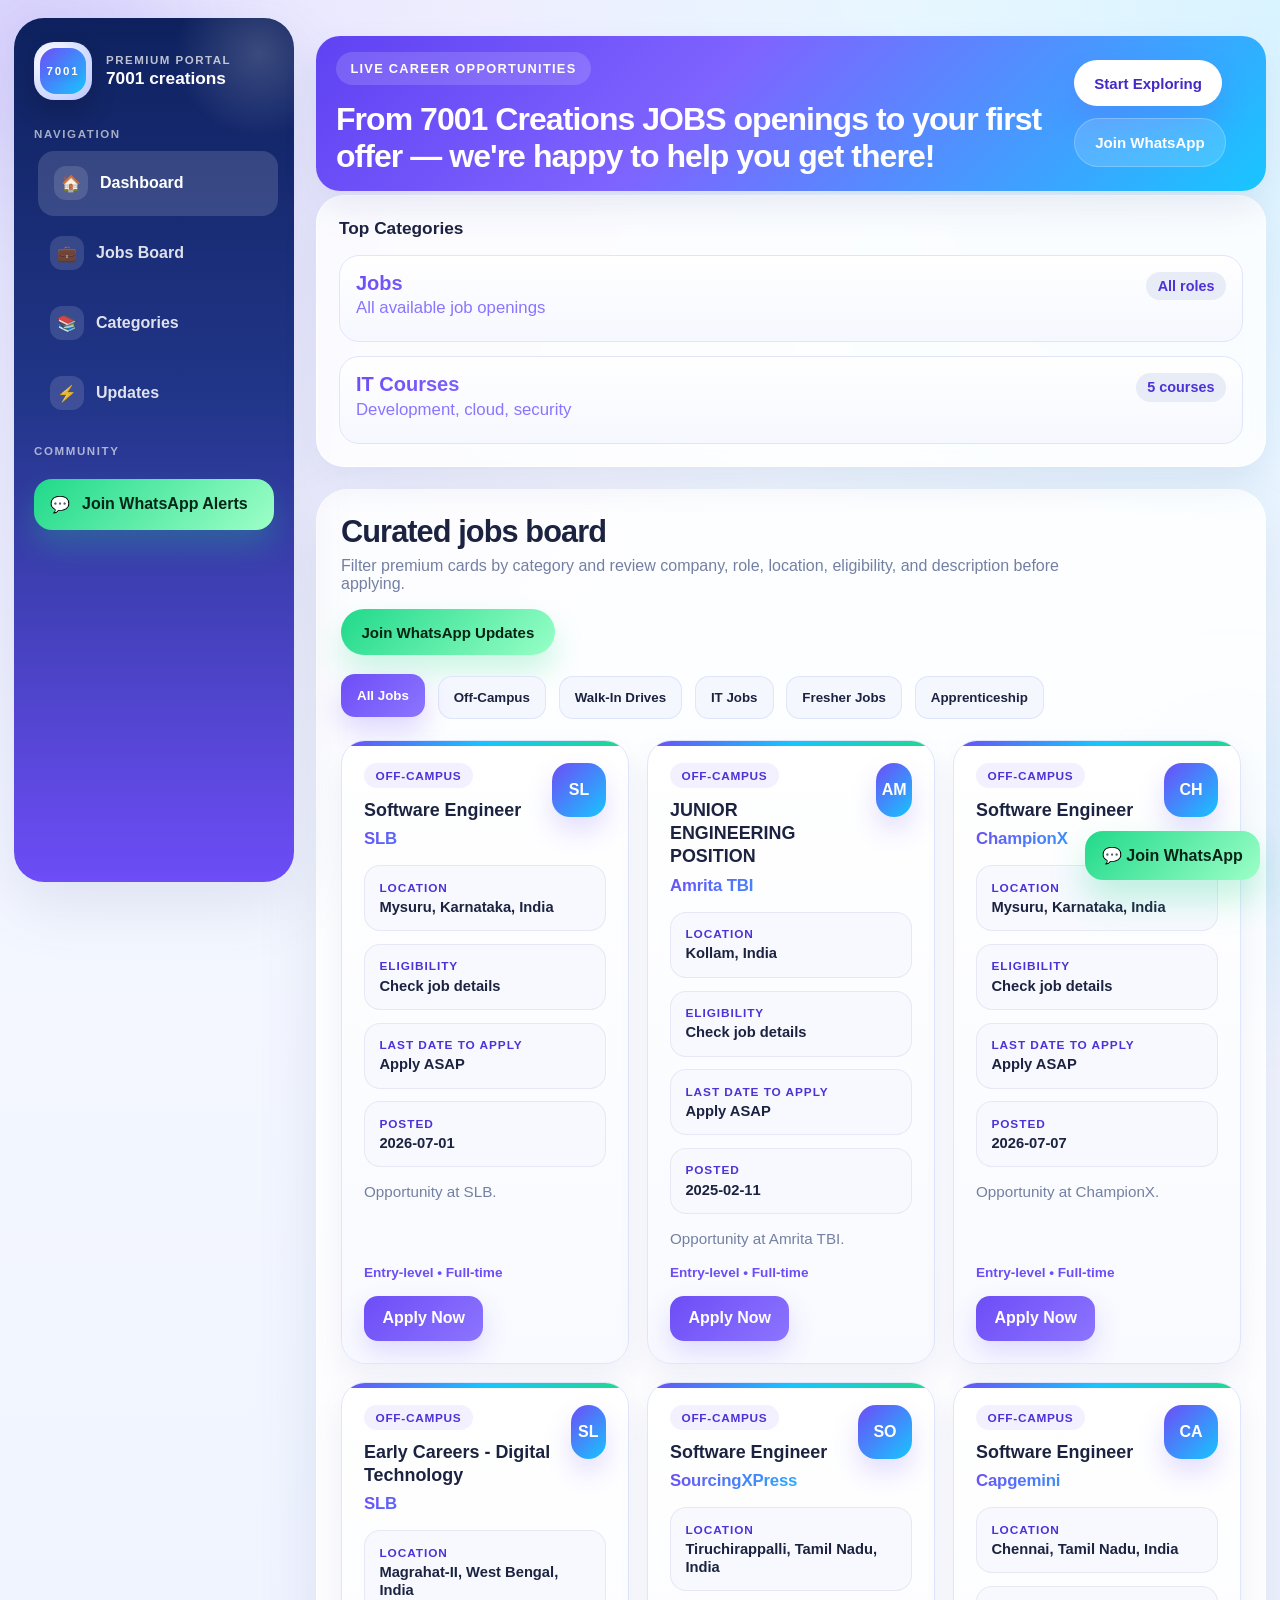
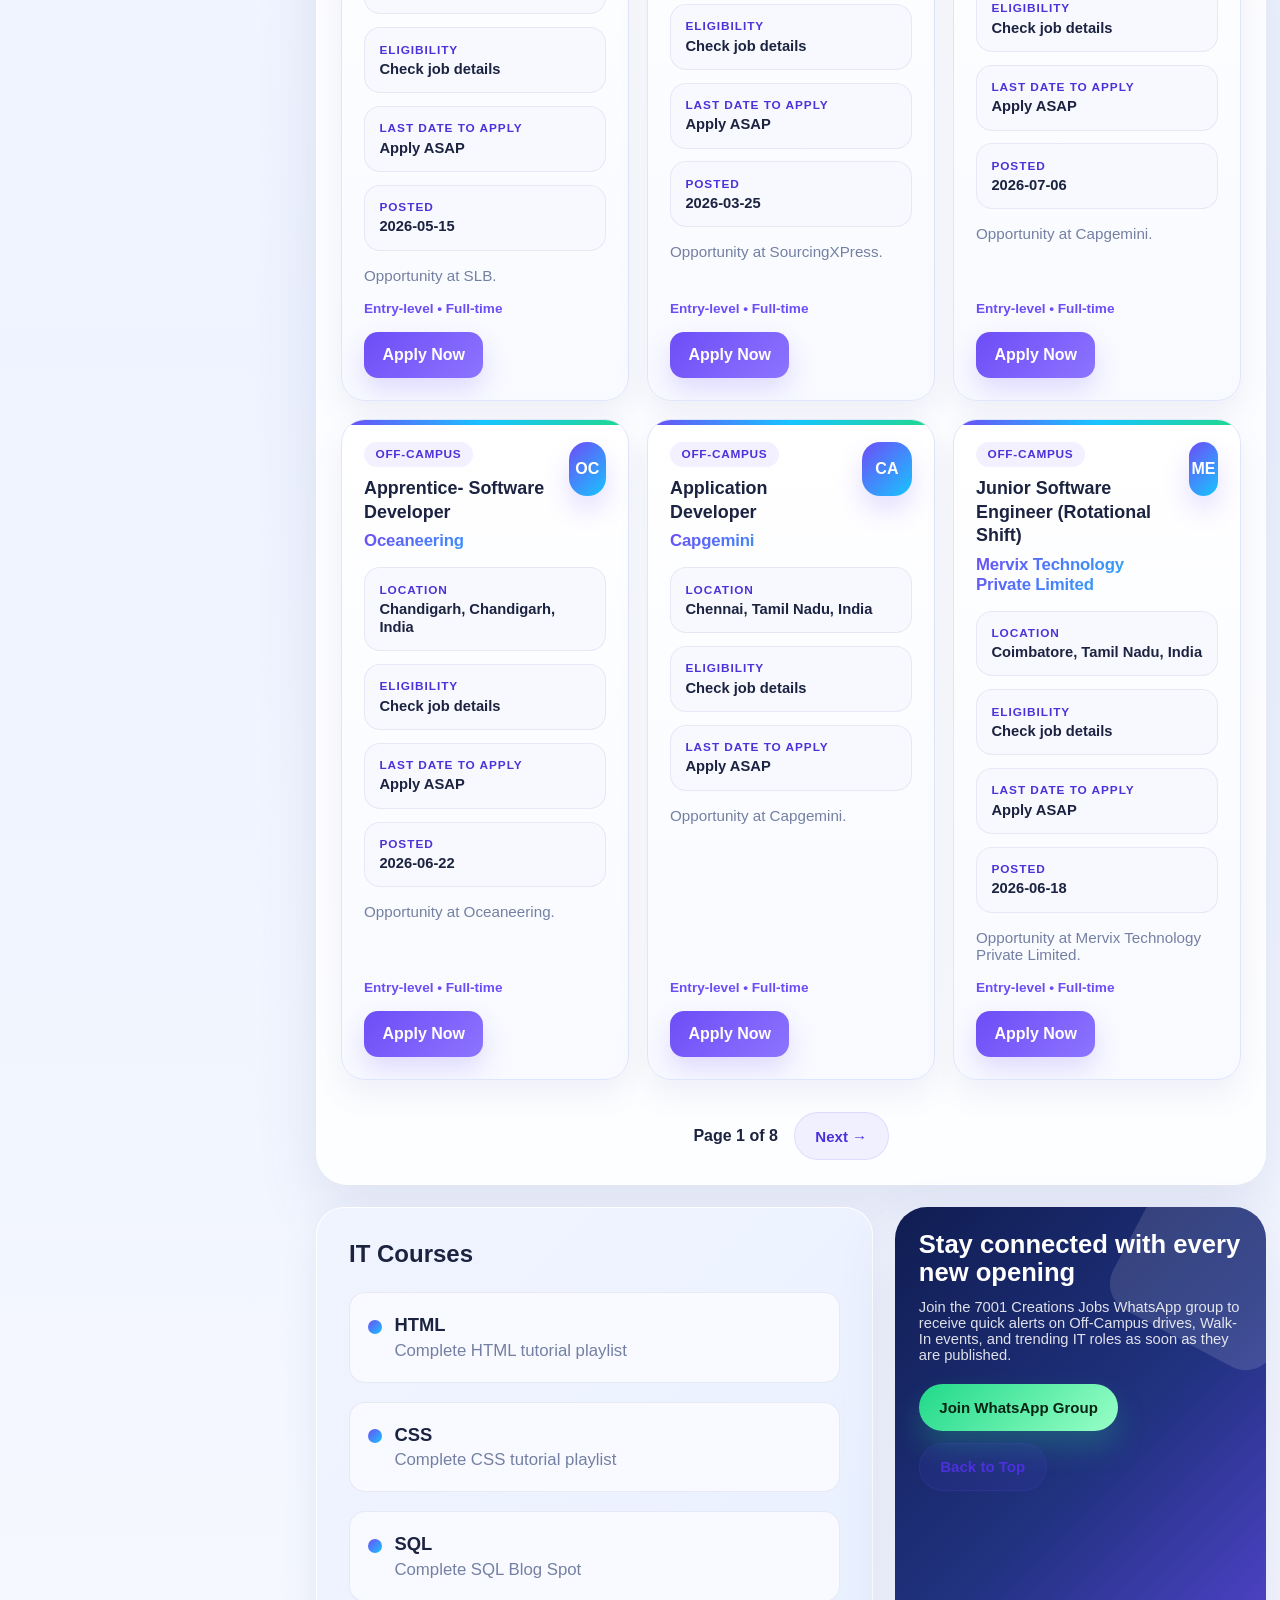
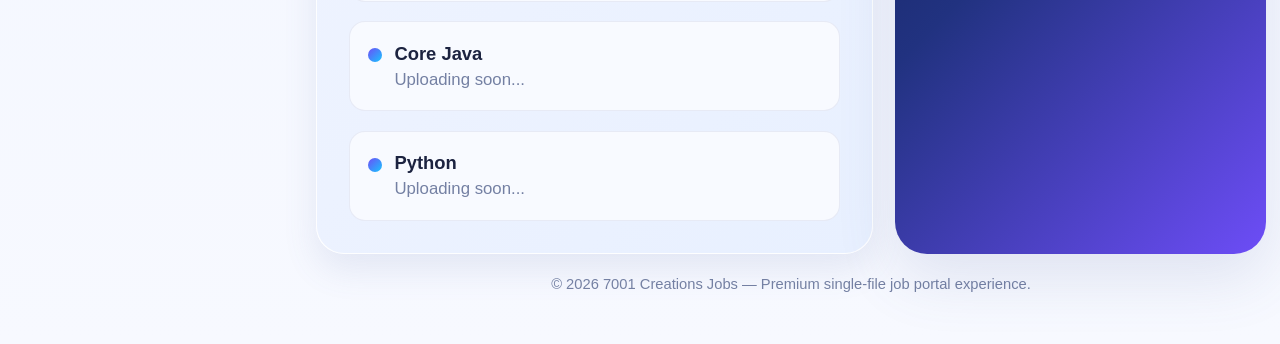
<file: index.html>
<!DOCTYPE html>
<html lang="en">
<head>
<meta charset="UTF-8">
<meta name="viewport" content="width=device-width,initial-scale=1.0">
<title>7001 creations</title>
<meta name="description" content="7001 Creations Jobs premium portal for Off-Campus, Walk-In Drives and IT Jobs.">
<style>
:root{
--bg:#f6f8ff;--bg2:#eef3ff;--text:#1c2340;--muted:#7480a3;--line:#dfe5fb;
--white:#fff;--purple:#6d4df7;--purple2:#8b74ff;--blue:#17c5ff;--green:#20d98a;--dark:#13245f;
--shadow:0 24px 60px rgba(84,97,156,.14);--shadow2:0 16px 34px rgba(91,103,163,.12);
--r1:30px;--r2:24px;--r3:18px;--max:1320px}
*{box-sizing:border-box} html{scroll-behavior:smooth}
body{margin:0;font-family:Inter,"Segoe UI",Arial,sans-serif;color:var(--text);
background:radial-gradient(circle at 0 0,rgba(109,77,247,.16),transparent 24%),
radial-gradient(circle at 100% 0,rgba(23,197,255,.14),transparent 22%),
linear-gradient(180deg,#f9fbff 0%,#eef3ff 55%,#f7f9ff 100%)}
a{text-decoration:none;color:inherit}
body:before,body:after{content:"";position:fixed;border-radius:50%;filter:blur(60px);z-index:-1;opacity:.45}
body:before{width:260px;height:260px;left:-80px;top:-80px;background:rgba(109,77,247,.22)}
body:after{width:280px;height:280px;right:-90px;bottom:-90px;background:rgba(23,197,255,.18)}
.app{width:min(calc(100% - 28px),var(--max));margin:18px auto;display:grid;grid-template-columns:280px 1fr;gap:22px}
.sidebar{position:sticky;top:18px;height:calc(100vh - 36px);padding:24px 20px;border-radius:var(--r1);
background:linear-gradient(180deg,#0e215e 0%,#22368a 45%,#6d4df7 100%);color:#fff;box-shadow:var(--shadow);overflow:hidden}
.sidebar:before{content:"";position:absolute;right:-50px;top:-50px;width:170px;height:170px;border-radius:50%;
background:radial-gradient(circle,rgba(255,255,255,.18),transparent 70%)}
.brand{display:flex;align-items:center;gap:14px;margin-bottom:28px;position:relative;z-index:1}
.logo{width:58px;height:58px;border-radius:20px;display:grid;place-items:center;background:radial-gradient(circle at 30% 30%,#ffffff 0%,#dfe5ff 45%,#b7c5ff 100%);color:#2f1f90;font-weight:900;box-shadow:0 14px 26px rgba(0,0,0,.16);position:relative;overflow:hidden}
.logo:before{content:"";position:absolute;inset:6px;border-radius:16px;background:linear-gradient(135deg,#6d4df7,#17c5ff)}
.logo:after{content:"7001";position:absolute;font-size:.72rem;letter-spacing:.16em;color:#fff;font-weight:900;text-shadow:0 2px 8px rgba(0,0,0,.18)}
.brand small{display:block;color:rgba(255,255,255,.72);font-size:.72rem;letter-spacing:.13em;text-transform:uppercase;font-weight:800;margin-bottom:2px}
.brand b{font-size:1.08rem;line-height:1.2}
.navtitle{margin:1.2rem 0 .7rem;color:rgba(255,255,255,.62);font-size:.72rem;text-transform:uppercase;letter-spacing:.14em;font-weight:800}
.navlink{display:flex;align-items:center;gap:12px;padding:.95rem 1rem;border-radius:16px;margin-bottom:.35rem;
color:rgba(255,255,255,.86);font-weight:700;transition:.25s}
.navlink:hover,.navlink.active{background:rgba(255,255,255,.14);transform:translateX(4px);color:#fff}
.ico{width:34px;height:34px;border-radius:12px;display:grid;place-items:center;background:rgba(255,255,255,.13)}
.whatside{display:flex;align-items:center;gap:12px;margin-top:22px;padding:1rem;border-radius:18px;background:linear-gradient(135deg,var(--green),#9effc8);
color:#062718;font-weight:900;box-shadow:0 16px 30px rgba(32,217,138,.24);transition:.25s}
.whatside:hover{transform:translateY(-3px)}
.topbar{position:sticky;top:18px;z-index:50;background:rgba(255,255,255,.72);backdrop-filter:blur(18px);border:1px solid rgba(255,255,255,.9);
box-shadow:var(--shadow2);border-radius:24px;padding:16px 20px;margin-bottom:22px;display:flex;justify-content:space-between;gap:1rem;align-items:center}
.topbar h1{margin:0;font-size:clamp(1.5rem,2.6vw,2rem);letter-spacing:-.03em}
.topbar p{margin:.28rem 0 0;color:var(--muted);font-size:.95rem}
.actions{display:flex;flex-wrap:wrap;gap:.75rem}
.btn{display:inline-flex;align-items:center;justify-content:center;gap:.55rem;border:none;border-radius:999px;padding:.92rem 1.28rem;font-weight:800;font-size:.94rem;cursor:pointer;transition:.25s;white-space:nowrap}
.btn:hover{transform:translateY(-2px)}
.btn.primary{background:linear-gradient(135deg,var(--purple),var(--purple2));color:#fff;box-shadow:0 16px 30px rgba(109,77,247,.22)}
.btn.soft{background:rgba(109,77,247,.08);color:#4c30dc;border:1px solid rgba(109,77,247,.12)}
.btn.wa{background:linear-gradient(135deg,var(--green),#99ffc7);color:#052414;box-shadow:0 16px 30px rgba(32,217,138,.24)}
.hero{display:grid;grid-template-columns:1.15fr 1fr;gap:22px;margin-bottom:22px}
.hero-main{position:relative;overflow:hidden;min-height:360px;padding:34px;border-radius:32px;color:#fff;
background:linear-gradient(135deg,#5f42f2 0%,#7f63ff 40%,#18c6ff 100%);box-shadow:var(--shadow)}
.hero-main:before{content:"";position:absolute;top:-55px;right:-25px;width:220px;height:220px;border-radius:38px;background:rgba(255,255,255,.12);transform:rotate(24deg)}
.hero-main:after{content:"";position:absolute;left:-40px;bottom:-80px;width:250px;height:250px;border-radius:50%;background:radial-gradient(circle,rgba(255,255,255,.18),transparent 70%)}
.hero-wrap{position:relative;z-index:1;max-width:620px}
.eyebrow{display:inline-flex;padding:.55rem .9rem;border-radius:999px;background:rgba(255,255,255,.15);font-size:.8rem;text-transform:uppercase;letter-spacing:.1em;font-weight:900}
.hero h2{margin:1rem 0 .9rem;font-size:clamp(1.8rem,3.5vw,2.8rem);line-height:1.1;letter-spacing:-.03em;max-width:20ch}
.hero p{margin:0 0 1.5rem;color:rgba(255,255,255,.9);max-width:57ch}
.hero-actions{display:flex;flex-wrap:wrap;gap:.8rem;margin-bottom:1.5rem}
.hero-actions .primary{background:#fff;color:#422ac7}
.hero-actions .soft{background:rgba(255,255,255,.15);color:#fff;border:1px solid rgba(255,255,255,.22)}
.stats{display:grid;grid-template-columns:repeat(3,1fr);gap:14px}
.stat{padding:1rem;border-radius:20px;background:rgba(255,255,255,.14);border:1px solid rgba(255,255,255,.18);backdrop-filter:blur(10px)}
.stat strong{display:block;font-size:1.45rem;margin-bottom:.18rem}
.stat span{font-size:.9rem;color:rgba(255,255,255,.84)}
.sidegrid{display:grid;gap:18px}
.card{background:rgba(255,255,255,.8);border:1px solid rgba(255,255,255,.9);backdrop-filter:blur(14px);box-shadow:var(--shadow2);border-radius:28px;padding:22px}
.card h3{margin:0 0 1rem;font-size:1.08rem}
.flist{display:grid;gap:.9rem}
.fitem{padding:1rem;border-radius:20px;background:linear-gradient(180deg,#fff,#f6f8ff);border:1px solid var(--line);transition:.25s}
.fitem:hover{transform:translateY(-4px);box-shadow:var(--shadow2)}
.ftop{display:flex;justify-content:space-between;gap:1rem;align-items:flex-start;margin-bottom:.45rem}
.fitem strong{display:block;font-size:.98rem;margin-bottom:.2rem;color:var(--text)}
.fitem span,.fitem p{margin:0;font-size:.9rem}
.fitem[data-category="all"] strong{background:linear-gradient(135deg,var(--purple),#8d74ff);-webkit-background-clip:text;-webkit-text-fill-color:transparent;background-clip:text}
.fitem[data-category="all"] span{color:#8b74ff}
.fitem[href="#updates"] strong{background:linear-gradient(135deg,var(--purple),#8d74ff);-webkit-background-clip:text;-webkit-text-fill-color:transparent;background-clip:text}
.fitem[href="#updates"] span{color:#8b74ff}
.pill{display:inline-flex;align-items:center;padding:.38rem .72rem;border-radius:999px;font-size:.74rem;font-weight:900;white-space:nowrap;color:#fff}
.p1{background:linear-gradient(135deg,var(--purple),#967eff)} .p2{background:linear-gradient(135deg,var(--blue),#70e1ff)} .p3{background:linear-gradient(135deg,var(--green),#96ffc6);color:#073021}
.summary{display:grid;grid-template-columns:repeat(3,1fr);gap:18px;margin-bottom:22px}
.sum{background:rgba(255,255,255,.82);border:1px solid rgba(255,255,255,.9);border-radius:26px;padding:22px;box-shadow:var(--shadow2);position:relative;overflow:hidden}
.sum:after{content:"";position:absolute;right:-12px;bottom:-12px;width:88px;height:88px;border-radius:24px;opacity:.14;transform:rotate(18deg)}
.sum.purple:after{background:var(--purple)} .sum.blue:after{background:var(--blue)} .sum.green:after{background:var(--green)}
.shead{display:flex;justify-content:space-between;align-items:center;gap:1rem;margin-bottom:1rem}
.sicon{width:48px;height:48px;border-radius:16px;display:grid;place-items:center;color:#fff;font-weight:900}
.sum.purple .sicon{background:linear-gradient(135deg,var(--purple),#8d74ff)}
.sum.blue .sicon{background:linear-gradient(135deg,var(--blue),#72e3ff)}
.sum.green .sicon{background:linear-gradient(135deg,var(--green),#83ffba);color:#053021}
.sum h3{margin:0;font-size:1.02rem}.num{font-size:2rem;font-weight:900;line-height:1;margin-bottom:.35rem;letter-spacing:-.04em}.sum p{margin:0;color:var(--muted);font-size:.93rem}
.jobs{background:rgba(255,255,255,.82);border:1px solid rgba(255,255,255,.9);border-radius:32px;padding:24px;box-shadow:var(--shadow);margin-bottom:22px}
.jobshead{display:flex;justify-content:space-between;align-items:flex-start;gap:1rem;flex-wrap:wrap;margin-bottom:1.3rem}
.jobshead h2{margin:0 0 .45rem;font-size:clamp(1.5rem,2.4vw,2rem);letter-spacing:-.03em}
.jobshead p{margin:0;color:var(--muted);max-width:720px}
.filters{display:flex;flex-wrap:wrap;gap:.8rem;margin-bottom:1.3rem}
.filter{border:none;border-radius:14px;padding:.88rem 1rem;background:#f5f7ff;color:var(--text);font-weight:800;cursor:pointer;box-shadow:inset 0 0 0 1px var(--line);transition:.25s}
.filter:hover,.filter.active{background:linear-gradient(135deg,var(--purple),#8d75ff);color:#fff;box-shadow:0 14px 28px rgba(109,77,247,.22);transform:translateY(-2px)}
.grid{display:grid;grid-template-columns:repeat(3,1fr);gap:18px}
.job{background:linear-gradient(180deg,#fff,#f8faff);border-radius:24px;border:1px solid var(--line);box-shadow:0 14px 30px rgba(91,103,163,.09);padding:22px;display:flex;flex-direction:column;position:relative;overflow:hidden;transition:.28s}
.job:before{content:"";position:absolute;left:0;right:0;top:0;height:5px;background:linear-gradient(90deg,var(--purple),var(--blue),var(--green))}
.job:hover{transform:translateY(-6px);box-shadow:0 22px 40px rgba(91,103,163,.16);border-color:#d4ddff}
.job.hidden{display:none}
.jobtop{display:flex;justify-content:space-between;gap:1rem;align-items:flex-start;margin-bottom:1rem}
.badge{width:54px;height:54px;border-radius:18px;display:grid;place-items:center;background:linear-gradient(135deg,var(--purple),var(--blue));color:#fff;font-weight:900;box-shadow:0 14px 26px rgba(109,77,247,.18)}
.type{display:inline-flex;padding:.35rem .72rem;border-radius:999px;background:rgba(109,77,247,.08);color:#4d32d8;font-size:.74rem;text-transform:uppercase;letter-spacing:.06em;font-weight:900;margin-bottom:.65rem}
.job h3{margin:0;font-size:1.12rem;line-height:1.3}.company{margin-top:.45rem;font-size:1.05rem;font-weight:900;background:linear-gradient(135deg,var(--purple),var(--blue));-webkit-background-clip:text;-webkit-text-fill-color:transparent;background-clip:text;letter-spacing:-.01em}
.meta{display:grid;grid-template-columns:repeat(auto-fit,minmax(180px,1fr));gap:.8rem;margin-bottom:1rem}
.box{padding:.9rem;border-radius:16px;background:#f7f9ff;border:1px solid rgba(104,117,172,.12)}
.box strong{display:block;color:#4d32d8;font-size:.74rem;text-transform:uppercase;letter-spacing:.08em;margin-bottom:.2rem}
.box span{font-size:.92rem;font-weight:700}
.desc{margin:0 0 1.1rem;color:var(--muted);font-size:.95rem;flex:1}
.foot{display:flex;justify-content:space-between;gap:1rem;align-items:center;flex-wrap:wrap}
.note{color:var(--purple);font-size:.85rem;font-weight:800}
.apply{display:inline-flex;align-items:center;justify-content:center;padding:.86rem 1.15rem;border-radius:14px;background:linear-gradient(135deg,var(--purple),#8d74ff);color:#fff;font-weight:800;box-shadow:0 12px 26px rgba(109,77,247,.18);transition:.25s}
.apply:hover{transform:translateY(-2px)}
.bottom{display:grid;grid-template-columns:1.1fr .9fr;gap:22px}
.cta{position:relative;overflow:hidden;padding:28px;border-radius:32px;color:#fff;background:linear-gradient(135deg,#101d52 0%,#213280 45%,#6d4df7 100%);box-shadow:var(--shadow)}
.cta:before{content:"";position:absolute;right:-45px;top:-38px;width:180px;height:180px;border-radius:30px;background:rgba(255,255,255,.12);transform:rotate(28deg)}
.cta h2{position:relative;z-index:1;margin:0 0 .75rem;font-size:clamp(1.8rem,3vw,2.6rem);line-height:1.08}
.cta p{position:relative;z-index:1;margin:0 0 1.35rem;color:rgba(255,255,255,.86);max-width:58ch}
.cta .actions{position:relative;z-index:1}
.info{display:grid;gap:18px}
.infocard{background:rgba(255,255,255,.82);border:1px solid rgba(255,255,255,.9);border-radius:28px;padding:22px;box-shadow:var(--shadow2)}
.infocard h3{margin:0 0 .9rem;font-size:1.06rem}
.ilist{display:grid;gap:.8rem}
.item{display:flex;gap:.8rem;align-items:flex-start;padding:.85rem .9rem;border-radius:16px;background:#f8faff;border:1px solid rgba(104,117,172,.12)}
.dot{width:12px;height:12px;border-radius:50%;margin-top:.35rem;flex-shrink:0;background:linear-gradient(135deg,var(--purple),var(--blue))}
.item strong{display:block;font-size:.94rem;margin-bottom:.15rem}.item span{color:var(--muted);font-size:.9rem}
.footer{text-align:center;padding:22px 10px 34px;color:var(--muted);font-size:.92rem}
.floatwa{position:fixed;right:20px;bottom:20px;z-index:1200;display:inline-flex;align-items:center;gap:.7rem;padding:.95rem 1.08rem;border-radius:18px;background:linear-gradient(135deg,var(--green),#9effc8);color:#072516;font-weight:900;box-shadow:0 18px 34px rgba(32,217,138,.28);transition:.25s}
.floatwa:hover{transform:translateY(-3px)}
@media (max-width:1180px){
.app{grid-template-columns:1fr}.sidebar{position:relative;top:0;height:auto}.hero,.bottom{grid-template-columns:1fr}.summary{grid-template-columns:1fr 1fr}
}
@media (max-width:780px){
.app{width:min(calc(100% - 18px),var(--max));margin:10px auto;gap:14px}
.sidebar,.topbar,.hero-main,.card,.sum,.jobs,.cta,.infocard{border-radius:22px}
.topbar,.jobshead,.foot{flex-direction:column;align-items:stretch}.actions{justify-content:flex-start}
.hero,.summary,.grid,.meta,.bottom,.stats{grid-template-columns:1fr}.filters .filter{flex:1 1 calc(50% - .8rem)}
.floatwa{right:14px;bottom:14px}
}
@media (prefers-reduced-motion:reduce){html{scroll-behavior:auto}*{transition:none!important}}
</style>
</head>
<body>
<div class="app">
  <aside class="sidebar">
    <a class="brand" href="#top">
      <span class="logo" aria-hidden="true"></span>
      <span><small>Premium Portal</small><b>7001 creations</b></span>
    </a>
    <div class="navtitle">Navigation</div>
    <a class="navlink active" href="#top"><span class="ico">🏠</span><span>Dashboard</span></a>
    <a class="navlink" href="#jobs"><span class="ico">💼</span><span>Jobs Board</span></a>
    <a class="navlink" href="#categories"><span class="ico">📚</span><span>Categories</span></a>
    <a class="navlink" href="#updates"><span class="ico">⚡</span><span>Updates</span></a>
    <div class="navtitle">Community</div>
    <a class="whatside" href="https://chat.whatsapp.com/FQeZhytfuts756f8nI5r4s" target="_blank" rel="noopener noreferrer"><span>💬</span><span>Join WhatsApp Alerts</span></a>
  </aside>

  <main id="top">
    <header class="topbar" style="background: linear-gradient(135deg,#5f42f2 0%,#7f63ff 40%,#18c6ff 100%); border: none; position: relative; overflow: hidden;">
      <div style="position: relative; z-index: 1;">
        <span style="display: inline-flex; padding: 0.55rem 0.9rem; border-radius: 999px; background: rgba(255,255,255,0.15); font-size: 0.8rem; text-transform: uppercase; letter-spacing: 0.1em; font-weight: 900; color: #fff; margin-bottom: 1rem;">LIVE CAREER OPPORTUNITIES</span>
        <h1 style="color: #fff; margin: 0;">From 7001 Creations JOBS openings to your first offer — we're happy to help you get there!</h1>
      </div>
      <div class="actions">
        <a class="btn primary" href="#jobs" style="background: #fff; color: #422ac7;">Start Exploring</a>
        <a class="btn soft" href="https://chat.whatsapp.com/FQeZhytfuts756f8nI5r4s" target="_blank" rel="noopener noreferrer" style="background: rgba(255,255,255,0.15); color: #fff; border: 1px solid rgba(255,255,255,0.22);">Join WhatsApp</a>
      </div>
    </header>

    <section id="categories" style="margin-bottom: 22px;">
      <div class="card">
        <h3>Top Categories</h3>
        <div class="flist">
          <a class="fitem" href="#jobs" data-category="all" style="cursor: pointer;"><div class="ftop"><div><strong style="font-size: 1.25rem;">Jobs</strong><span style="font-size: 1.05rem;">All available job openings</span></div><span class="pill" style="background: #e8ecf7; color: #4d32d8;">All roles</span></div></a>
          <a class="fitem" href="#updates" style="cursor: pointer;"><div class="ftop"><div><strong style="font-size: 1.25rem;">IT Courses</strong><span style="font-size: 1.05rem;">Development, cloud, security</span></div><span class="pill" style="background: #e8ecf7; color: #4d32d8;">5 courses</span></div></a>
        </div>
      </div>
    </section>


    <section class="jobs" id="jobs">
      <div class="jobshead">
        <div>
          <h2>Curated jobs board</h2>
          <p>Filter premium cards by category and review company, role, location, eligibility, and description before applying.</p>
        </div>
        <a class="btn wa" href="https://chat.whatsapp.com/FQeZhytfuts756f8nI5r4s" target="_blank" rel="noopener noreferrer">Join WhatsApp Updates</a>
      </div>

      <div class="filters">
        <button class="filter active" type="button" data-filter="all">All Jobs</button>
        <button class="filter" type="button" data-filter="off-campus">Off-Campus</button>
        <button class="filter" type="button" data-filter="walk-in">Walk-In Drives</button>
        <button class="filter" type="button" data-filter="it-jobs">IT Jobs</button>
        <button class="filter" type="button" data-filter="fresher">Fresher Jobs</button>
        <button class="filter" type="button" data-filter="apprenticeship">Apprenticeship</button>
      </div>

      <div class="grid" id="jobsGrid"></div>
      
      <div id="pagination" style="display: flex; justify-content: center; align-items: center; gap: 1rem; margin-top: 2rem; flex-wrap: wrap;">
        <button id="prevPage" class="btn soft" style="display: none;">← Previous</button>
        <span id="pageInfo" style="font-weight: 700; color: var(--text);"></span>
        <button id="nextPage" class="btn soft" style="display: none;">Next →</button>
      </div>
    </section>

    <section class="bottom" id="updates" style="grid-template-columns: 1.2fr 0.8fr;">
      <div class="info">
        <div class="infocard" style="padding: 32px; background: linear-gradient(135deg, #f0f4ff 0%, #e8f0ff 100%);">
          <h3 style="font-size: 1.5rem; margin-bottom: 1.5rem;">IT Courses</h3>
          <div class="ilist" style="gap: 1.2rem;">
            <a class="item" href="https://www.youtube.com/watch?v=q3qqzZGI3ZE&list=PLaE51FvPHkQozoY9-qaENTqon5_05RSMc" target="_blank" rel="noopener noreferrer" style="cursor: pointer; padding: 1.3rem 1.1rem;"><span class="dot" style="width: 14px; height: 14px;"></span><div><strong style="font-size: 1.15rem; margin-bottom: 0.3rem;">HTML</strong><span style="font-size: 1.05rem;">Complete HTML tutorial playlist</span></div></a>
            <a class="item" href="https://www.youtube.com/watch?v=mrYLW3Xp94U&list=PLaE51FvPHkQoMfo9nTaKeAJqSZjYxYpY0" target="_blank" rel="noopener noreferrer" style="cursor: pointer; padding: 1.3rem 1.1rem;"><span class="dot" style="width: 14px; height: 14px;"></span><div><strong style="font-size: 1.15rem; margin-bottom: 0.3rem;">CSS</strong><span style="font-size: 1.05rem;">Complete CSS tutorial playlist</span></div></a>
            <a class="item" href="https://thirupathireddy7001.github.io/SQL/" target="_blank" rel="noopener noreferrer" style="cursor: pointer; padding: 1.3rem 1.1rem;"><span class="dot" style="width: 14px; height: 14px;"></span><div><strong style="font-size: 1.15rem; margin-bottom: 0.3rem;">SQL</strong><span style="font-size: 1.05rem;">Complete SQL Blog Spot</span></div></a> 
            <a class="item" href="#" data-course="upcoming" style="cursor: pointer; padding: 1.3rem 1.1rem;"><span class="dot" style="width: 14px; height: 14px;"></span><div><strong style="font-size: 1.15rem; margin-bottom: 0.3rem;">Core Java</strong><span style="font-size: 1.05rem;">Uploading soon...</span></div></a>
            <a class="item" href="#" data-course="upcoming" style="cursor: pointer; padding: 1.3rem 1.1rem;"><span class="dot" style="width: 14px; height: 14px;"></span><div><strong style="font-size: 1.15rem; margin-bottom: 0.3rem;">Python</strong><span style="font-size: 1.05rem;">Uploading soon...</span></div></a>
          </div>
        </div>
      </div>

      <div class="cta" style="padding: 24px;">
        <h2 style="font-size: 1.6rem;">Stay connected with every new opening</h2>
        <p style="font-size: 0.92rem;">Join the 7001 Creations Jobs WhatsApp group to receive quick alerts on Off-Campus drives, Walk-In events, and trending IT roles as soon as they are published.</p>
        <div class="actions">
          <a class="btn wa" href="https://chat.whatsapp.com/FQeZhytfuts756f8nI5r4s" target="_blank" rel="noopener noreferrer">Join WhatsApp Group</a>
          <a class="btn soft" href="#top">Back to Top</a>
        </div>
      </div>
    </section>

    <div class="footer">© 2026 7001 Creations Jobs — Premium single-file job portal experience.</div>
  </main>
</div>

<a class="floatwa" href="https://chat.whatsapp.com/FQeZhytfuts756f8nI5r4s" target="_blank" rel="noopener noreferrer">💬 Join WhatsApp</a>

<script>
/*
===========================================
HOW TO ADD OR UPDATE JOBS
===========================================

To add new jobs or update existing ones, scroll down to the "allJobs" array (around line 400).

ADDING A NEW JOB:
-----------------
1. Copy an existing job object from the allJobs array
2. Paste it at the end of the array (before the closing bracket ]
3. Update the following fields:

   - id: Increment the number (e.g., if last job is id: 10, use id: 11)
   - category: Choose from "off-campus", "walk-in", or "it-jobs"
   - categoryLabel: Choose from "Off-Campus", "Walk-In Drive", or "IT Job"
   - title: Job title (e.g., "Senior Software Engineer")
   - company: Company name (e.g., "Google")
   - badge: 2-3 letter company abbreviation (e.g., "GG" for Google)
   - location: Job location (e.g., "Bangalore / Remote")
   - eligibility: Requirements (e.g., "B.Tech/MCA, 2-4 years")
   - description: Brief job description (1-2 sentences)
   - note: Additional info (e.g., "Full-time • Remote")
   - applyUrl: Application link (full URL)
   - active: Set to true to show the job, false to hide it

EXAMPLE - Adding a new job:
---------------------------
{
  "id": 11,
  "category": "it-jobs",
  "categoryLabel": "IT Job",
  "title": "Full Stack Developer",
  "company": "Amazon",
  "badge": "AM",
  "location": "Hyderabad / Hybrid",
  "eligibility": "B.Tech/MCA, 1-3 years",
  "description": "Build scalable web applications using React, Node.js, and AWS services with modern development practices.",
  "note": "Full-time • Hybrid",
  "applyUrl": "https://www.amazon.jobs/en/search",
  "active": true
},

UPDATING AN EXISTING JOB:
-------------------------
1. Find the job by its id or title in the allJobs array
2. Modify any field you want to update
3. Save the file

HIDING A JOB (without deleting):
---------------------------------
Set "active": false for that job

UPDATING JOB COUNTS:
--------------------
The role counts (e.g., "3 roles") in the Top Categories section are hardcoded.
To update them:
1. Search for "Top Categories" in the HTML (around line 180)
2. Find the pill spans (e.g., <span class="pill" ...>3 roles</span>)
3. Update the numbers manually

TIPS:
-----
- Always add a comma after each job object (except the last one)
- Keep the JSON format valid (proper quotes, brackets, commas)
- Test the page after adding jobs to ensure they display correctly
- Use the filter buttons to verify jobs appear in the correct category
- The pagination will automatically handle more than 9 jobs per page

===========================================
*/

const filterButtons=document.querySelectorAll('.filter');
const jobsGrid=document.getElementById('jobsGrid');
const prevPageBtn=document.getElementById('prevPage');
const nextPageBtn=document.getElementById('nextPage');
const pageInfo=document.getElementById('pageInfo');
let allJobs=[];
let activeFilter='all';
let currentPage=1;
const jobsPerPage=9;

function createJobCard(job){
  // Standard fields that should not appear in meta boxes
  const excludeFields = ['id', 'category', 'categoryLabel', 'title', 'company', 'badge', 'description', 'note', 'applyUrl', 'active', 'location', 'eligibility'];
  
  // Build meta boxes dynamically - always show location and eligibility first
  let metaBoxes = `
    <div class="box"><strong>Location</strong><span>${job.location}</span></div>
    <div class="box"><strong>Eligibility</strong><span>${job.eligibility}</span></div>`;
  
  // Add any additional fields dynamically
  for (const [key, value] of Object.entries(job)) {
    if (!excludeFields.includes(key) && value) {
      // Format the field name (e.g., "CTC" stays "CTC", "Last Date to Apply" stays as is)
      const fieldName = key;
      metaBoxes += `
    <div class="box"><strong>${fieldName}</strong><span>${value}</span></div>`;
    }
  }
  
  return `
    <article class="job" data-category="${job.category}">
      <div class="jobtop">
        <div>
          <span class="type">${job.categoryLabel}</span>
          <h3>${job.title}</h3>
          <div class="company">${job.company}</div>
        </div>
        <div class="badge">${job.badge}</div>
      </div>
      <div class="meta">
        ${metaBoxes}
      </div>
      <p class="desc">${job.description}</p>
      <div class="foot">
        <span class="note">${job.note}</span>
        <a class="apply" href="${job.applyUrl}" target="_blank" rel="noopener noreferrer">Apply Now</a>
      </div>
    </article>
  `;
}

function parseDate(dateString) {
  if (!dateString) return null;
  
  // Handle formats like "10 June 2026 12:00 AM" or "Apply ASAP" or "Rolling – Apply ASAP"
  if (dateString.toLowerCase().includes('asap') || dateString.toLowerCase().includes('rolling') || dateString.toLowerCase().includes('open now')) {
    // For ASAP/Rolling dates, return a far future date so they appear last
    return new Date('2099-12-31');
  }
  
  // Try to parse the date string
  // Format: "10 June 2026 12:00 AM" or "15 June 2026 12:00 AM"
  const dateMatch = dateString.match(/(\d{1,2})\s+(\w+)\s+(\d{4})/);
  if (dateMatch) {
    const [, day, month, year] = dateMatch;
    const dateStr = `${day} ${month} ${year}`;
    const parsedDate = new Date(dateStr);
    if (!isNaN(parsedDate.getTime())) {
      return parsedDate;
    }
  }
  
  // If parsing fails, return far future date
  return new Date('2099-12-31');
}

function isJobExpired(job) {
  const today = new Date();
  today.setHours(0, 0, 0, 0); // Reset time to start of day for accurate comparison
  
  const deadline = parseDate(job['Last Date to Apply']);
  
  // If no deadline or it's an ASAP job (far future date), it's not expired
  if (!deadline || deadline.getFullYear() === 2099) {
    return false;
  }
  
  // Job is expired if deadline has passed
  return deadline < today;
}

function sortJobsByDeadline(jobs) {
  const today = new Date();
  today.setHours(0, 0, 0, 0); // Reset time to start of day for accurate comparison
  
  return jobs.sort((a, b) => {
    const dateA = parseDate(a['Last Date to Apply']);
    const dateB = parseDate(b['Last Date to Apply']);
    
    if (!dateA && !dateB) return 0;
    if (!dateA) return 1;
    if (!dateB) return -1;
    
    // Calculate days until deadline
    const daysUntilA = Math.ceil((dateA - today) / (1000 * 60 * 60 * 24));
    const daysUntilB = Math.ceil((dateB - today) / (1000 * 60 * 60 * 24));
    
    // Sort by nearest deadline first (ascending order)
    return daysUntilA - daysUntilB;
  });
}

// Keywords used to detect fresher-friendly jobs
const FRESHER_KEYWORDS = ['fresher', 'trainee', 'entry-level', 'entry level', 'graduate', 'junior', '0-1 year', '0–1 year', '2025', '2026', 'batch', 'apprentice', 'intern'];
const APPRENTICESHIP_KEYWORDS = ['apprentice', 'apprenticeship', 'nats', 'stipend'];

function matchesFilter(job, filter) {
  if (filter === 'all') return true;
  if (filter === 'fresher') {
    const haystack = [job.note, job.eligibility, job.description, job.title, job.categoryLabel]
      .filter(Boolean).join(' ').toLowerCase();
    return FRESHER_KEYWORDS.some(kw => haystack.includes(kw));
  }
  if (filter === 'apprenticeship') {
    const haystack = [job.note, job.eligibility, job.description, job.title]
      .filter(Boolean).join(' ').toLowerCase();
    return APPRENTICESHIP_KEYWORDS.some(kw => haystack.includes(kw));
  }
  return job.category === filter;
}

function renderJobs(filter='all', scroll=false){
  // Filter out expired jobs and apply category/smart filter
  let visibleJobs=allJobs.filter(job=>job.active && !isJobExpired(job) && matchesFilter(job, filter));
  
  // Sort jobs by deadline - nearest dates first
  visibleJobs = sortJobsByDeadline(visibleJobs);
  
  const totalPages=Math.ceil(visibleJobs.length/jobsPerPage);
  
  // Reset to page 1 if current page exceeds total pages
  if(currentPage>totalPages) currentPage=1;
  
  const startIndex=(currentPage-1)*jobsPerPage;
  const endIndex=startIndex+jobsPerPage;
  const jobsToShow=visibleJobs.slice(startIndex,endIndex);
  
  jobsGrid.innerHTML=jobsToShow.map(createJobCard).join('');
  
  // Update pagination controls
  if(totalPages>1){
    prevPageBtn.style.display=currentPage>1?'inline-flex':'none';
    nextPageBtn.style.display=currentPage<totalPages?'inline-flex':'none';
    pageInfo.textContent=`Page ${currentPage} of ${totalPages}`;
    pageInfo.style.display='block';
  }else{
    prevPageBtn.style.display='none';
    nextPageBtn.style.display='none';
    pageInfo.style.display='none';
  }
  
  // Only scroll when triggered by user interaction, not on initial load
  if(scroll){
    document.getElementById('jobs').scrollIntoView({behavior:'smooth',block:'start'});
  }
}

// Pagination button handlers
prevPageBtn.addEventListener('click',()=>{
  if(currentPage>1){
    currentPage--;
    renderJobs(activeFilter, true);
  }
});

nextPageBtn.addEventListener('click',()=>{
  const visibleJobs=allJobs.filter(job=>job.active && !isJobExpired(job) && matchesFilter(job, activeFilter));
  const totalPages=Math.ceil(visibleJobs.length/jobsPerPage);
  if(currentPage<totalPages){
    currentPage++;
    renderJobs(activeFilter, true);
  }
});

filterButtons.forEach(button=>{
  button.addEventListener('click',()=>{
    activeFilter=button.dataset.filter;
    currentPage=1; // Reset to first page when changing filter
    filterButtons.forEach(btn=>btn.classList.remove('active'));
    button.classList.add('active');
    renderJobs(activeFilter, true);
  });
});

// IT Courses upcoming notification
const upcomingCourses = document.querySelectorAll('[data-course="upcoming"]');
upcomingCourses.forEach(course => {
  course.addEventListener('click', (e) => {
    e.preventDefault();
    const courseName = course.querySelector('strong').textContent;
    alert(`${courseName} course is uploading soon! Stay tuned for updates.`);
  });
});

// Category filter from Top Categories section
const categoryLinks = document.querySelectorAll('[data-category]');
categoryLinks.forEach(link => {
  link.addEventListener('click', (e) => {
    e.preventDefault();
    const category = link.dataset.category;
    
    // Update active filter button
    currentPage=1; // Reset to first page
    filterButtons.forEach(btn => btn.classList.remove('active'));
    
    // If category is 'all', activate the 'All Jobs' filter
    const targetButton = category === 'all'
      ? document.querySelector('[data-filter="all"]')
      : document.querySelector(`[data-filter="${category}"]`);
    
    if (targetButton) {
      targetButton.classList.add('active');
      activeFilter = category;
      renderJobs(activeFilter, true);
    }
  });
});

// Load jobs from external JSON file or use embedded fallback
async function loadJobs() {
  try {
    const response = await fetch('jobs.json');
    if (response.ok) {
      const jobs = await response.json();
      console.log(`✓ Loaded ${jobs.length} jobs from jobs.json`);
      return jobs;
    }
  } catch (error) {
    console.warn('Could not load jobs.json, using embedded data:', error);
  }
  
  // Fallback to embedded data if jobs.json not found
  console.warn('Using embedded fallback data — jobs.json not accessible (file:// protocol?)');
  return embeddedJobs;
}

// Embedded jobs data as fallback (mirrors jobs.json — update both when adding jobs)
const embeddedJobs = [
  {
    "id": 1,
    "category": "off-campus",
    "categoryLabel": "Off-Campus",
    "title": "Graduate Engineer Trainee",
    "company": "Volvo Group India",
    "badge": "VG",
    "CTC": "Best in the industry",
    "location": "Bengaluru",
    "Last Date to Apply": "Apply ASAP",
    "eligibility": "B.E – Mechanical / Production / Metallurgy / Material Science (2025/2026 batch)",
    "description": "National Apprenticeship Training Scheme (NATS) – a 12-month structured apprenticeship where Volvo India trains freshly graduated engineers across its Financial Services functions, providing practical skills development and industry exposure.",
    "note": "Entry-level • Full-time • NATS Apprenticeship",
    "applyUrl": "https://jobs.volvogroup.com/job/Bangalore-Graduate-Apprentice-Trainee-560058/1342134655/",
    "active": true
  },
  {
    "id": 2,
    "category": "off-campus",
    "categoryLabel": "Off-Campus",
    "title": "Graduate Apprentice Trainee (10 Roles)",
    "company": "Cisco India",
    "badge": "CI",
    "CTC": "Stipend-based (NATS)",
    "location": "Bengaluru",
    "Last Date to Apply": "Apply ASAP",
    "eligibility": "B.Tech / B.E / BCA / BBA / B.Com (2025/2026 batch) – NATS registration required",
    "description": "Cisco's 12-month Graduate Apprentice Program offers 10 roles including Software Engineer Trainee, Hardware Engineer Trainee, Finance Analyst Trainee, Sales Operations Analyst, Marketing Trainee, and Talent Acquisition Coordinator. Starting September 2026. Hybrid and onsite options.",
    "note": "Entry-level • Apprenticeship • 12 months",
    "applyUrl": "https://jobs.cisco.com",
    "active": true
  },
  {
    "id": 3,
    "category": "off-campus",
    "categoryLabel": "Off-Campus",
    "title": "Associate System Engineer",
    "company": "IBM Consulting",
    "badge": "IB",
    "CTC": "₹4.0 – 4.8 LPA (expected)",
    "location": "Pan India – Bengaluru, Hyderabad, Pune, Chennai, Noida, Gurugram + more",
    "Last Date to Apply": "Apply ASAP",
    "eligibility": "B.E / B.Tech – CSE / IT and related branches (2024 & 2025 batch only) · Min 60% / 6 CGPA · No active backlogs",
    "description": "IBM Consulting is hiring Associate System Engineers for Java/JEE enterprise application development, DevOps, hybrid cloud, and system integration. Hybrid work model across IBM Client Innovation Centers in India.",
    "note": "Entry-level • Full-time • Hybrid",
    "applyUrl": "https://www.ibm.com/careers",
    "active": true
  },
  {
    "id": 4,
    "category": "off-campus",
    "categoryLabel": "Off-Campus",
    "title": "Associate / Trainee – Software Developer",
    "company": "Wipro",
    "badge": "WI",
    "CTC": "₹5 – 8 LPA",
    "location": "Bengaluru, Chennai, Pune, Hyderabad, Noida, Gurugram",
    "Last Date to Apply": "Rolling – Apply ASAP",
    "eligibility": "B.E / B.Tech / M.E / M.Tech / BCA / MCA / B.Sc / B.Com (2022–2026 batch)",
    "description": "Wipro is running multiple off-campus drives for Associate and Trainee Software Developer roles across India. Open to a wide range of degree types and batches.",
    "note": "Entry-level • Full-time",
    "applyUrl": "https://careers.wipro.com",
    "active": true
  },
  {
    "id": 5,
    "category": "off-campus",
    "categoryLabel": "Off-Campus",
    "title": "Senior Process Executive",
    "company": "Infosys",
    "badge": "IF",
    "CTC": "As per industry standard",
    "location": "Pune, Mangalore, Bengaluru",
    "Last Date to Apply": "Apply ASAP",
    "eligibility": "B.Com / BBA / B.Sc / BA / MA / M.Com / MBA (2023–2026 batch) · 0–1 year experience",
    "description": "Infosys is hiring freshers for entry-level Senior Process Executive roles across operations and business services. Ideal for non-engineering graduates looking to start their career at one of India's largest IT companies.",
    "note": "Entry-level • Full-time",
    "applyUrl": "https://career.infosys.com",
    "active": true
  },
  {
    "id": 6,
    "category": "off-campus",
    "categoryLabel": "Off-Campus",
    "title": "Graduate Apprentice Trainee",
    "company": "Syniverse Technologies",
    "badge": "SY",
    "CTC": "Stipend-based (NATS)",
    "location": "Bengaluru",
    "Last Date to Apply": "Apply ASAP",
    "eligibility": "B.Tech / B.E (2025/2026 batch) · NATS registration mandatory · Job ID: R0007240",
    "description": "A 12-month rotational apprenticeship at Syniverse where trainees work across functional areas, receive professional and individual coaching, and gain hands-on experience in telecom and tech operations.",
    "note": "Entry-level • Apprenticeship • 12 months",
    "applyUrl": "https://syniverse.wd5.myworkdayjobs.com",
    "active": true
  },
  {
    "id": 7,
    "category": "off-campus",
    "categoryLabel": "Off-Campus",
    "title": "Graduate Engineer Trainee",
    "company": "Emerson",
    "badge": "EM",
    "CTC": "₹4 – 7 LPA (Best in industry)",
    "location": "Pune (Hybrid)",
    "Last Date to Apply": "Apply ASAP",
    "eligibility": "B.E / B.Tech – IT / CSE / Instrumentation / Electronics / MCA / M.Sc CS (2025/2026 batch) · 0–1 year experience",
    "description": "Emerson is hiring Graduate Engineer Trainees for its Pune facility. Role involves working with C#, .NET, MS SQL, and Microsoft technology ecosystems. Hybrid work model with global collaboration opportunities.",
    "note": "Entry-level • Full-time • Hybrid",
    "applyUrl": "https://www.emerson.com/en-us/careers",
    "active": true
  },
  {
    "id": 8,
    "category": "off-campus",
    "categoryLabel": "Off-Campus",
    "title": "Graduate Engineer Trainee (GET)",
    "company": "L&T Technology Services (LTTS)",
    "badge": "LT",
    "CTC": "₹4,00,100 per annum + ₹25,000/month stipend during training",
    "location": "Bengaluru, Chennai, Hyderabad, Pune, Mumbai, Mysore, Vadodara, Delhi",
    "Last Date to Apply": "Apply ASAP",
    "eligibility": "B.E / B.Tech – Mechanical / Electrical / Metallurgical / Mechatronics (2026 batch) · Min 60% / 6.75 CGPA in 10th, 12th & graduation · No active backlogs",
    "description": "LTTS is hiring Graduate Engineer Trainees for a 15-month structured training program – 3 months classroom followed by on-the-job training. Work on real engineering projects in EV, Embedded Systems, and Industrial IoT.",
    "note": "Entry-level • Full-time • 15-month training program",
    "applyUrl": "https://www.ltts.com/careers",
    "active": true
  },
  {
    "id": 9,
    "category": "off-campus",
    "categoryLabel": "Off-Campus",
    "title": "Digital Workplace Practice (Service Desk)",
    "company": "Cognizant",
    "badge": "CG",
    "location": "Across India",
    "Last Date to Apply": "Apply ASAP",
    "eligibility": "B.Com, BCA, BSc, BA, BBA, B.Voc, BMS, 2025/2026",
    "description": "This is a Service Desk role. You will be responsible for providing technical support to our clients, including troubleshooting and resolving IT issues and ensuring the smooth functioning of their computer systems and IT services.",
    "note": "Entry-level • Full-time",
    "applyUrl": "https://app.joinsuperset.com/join/#/signup/student/jobprofiles/a8af19f3-444e-43bd-8828-e8656f637a17",
    "active": true
  },
  {
    "id": 10,
    "category": "off-campus",
    "categoryLabel": "Off-Campus",
    "title": "Junior Management Trainee",
    "company": "HEXAWARE",
    "badge": "HX",
    "CTC": "₹5 LPA",
    "location": "Siruseri, Chennai or any other Hexaware office location across India",
    "Last Date to Apply": "31 July 2026 11:59 PM",
    "eligibility": "Bachelor's degree with minimum 60% / 6.00 CGPA, 2026 batch",
    "description": "Hexaware Technologies is seeking motivated, detail-oriented MBA students to join our team for Junior Management Trainee 2026.",
    "note": "Freshers welcome",
    "applyUrl": "https://app.joinsuperset.com/join/#/signup/student/jobprofiles/aa8dda8f-2e39-4377-bf46-a255f7f941e3",
    "active": true
  }
];

// Initialize: Load and render jobs
loadJobs().then(jobs => {
  allJobs = jobs;
  renderJobs(activeFilter);
}).catch(error => {
  console.error('Error loading jobs:', error);
  allJobs = embeddedJobs;
  renderJobs(activeFilter);
});
</script>
</body>
</html>
</file>
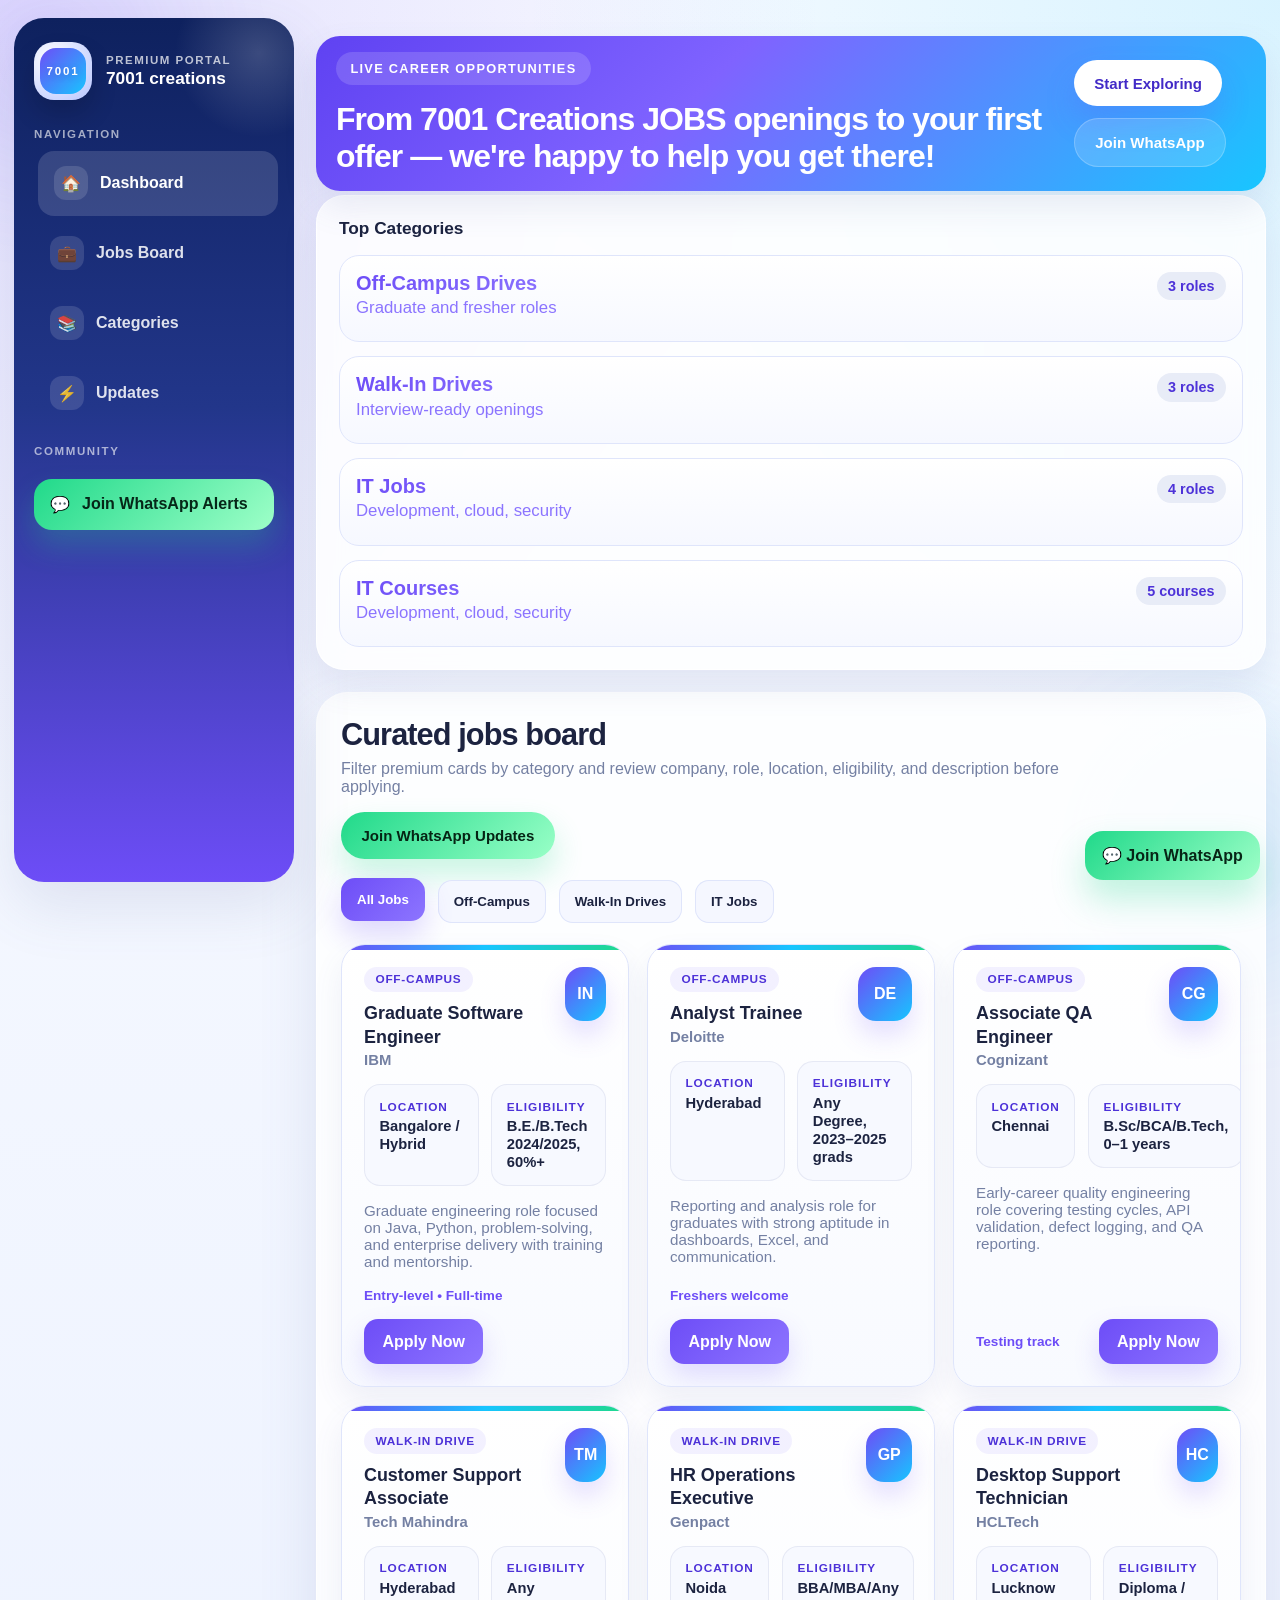
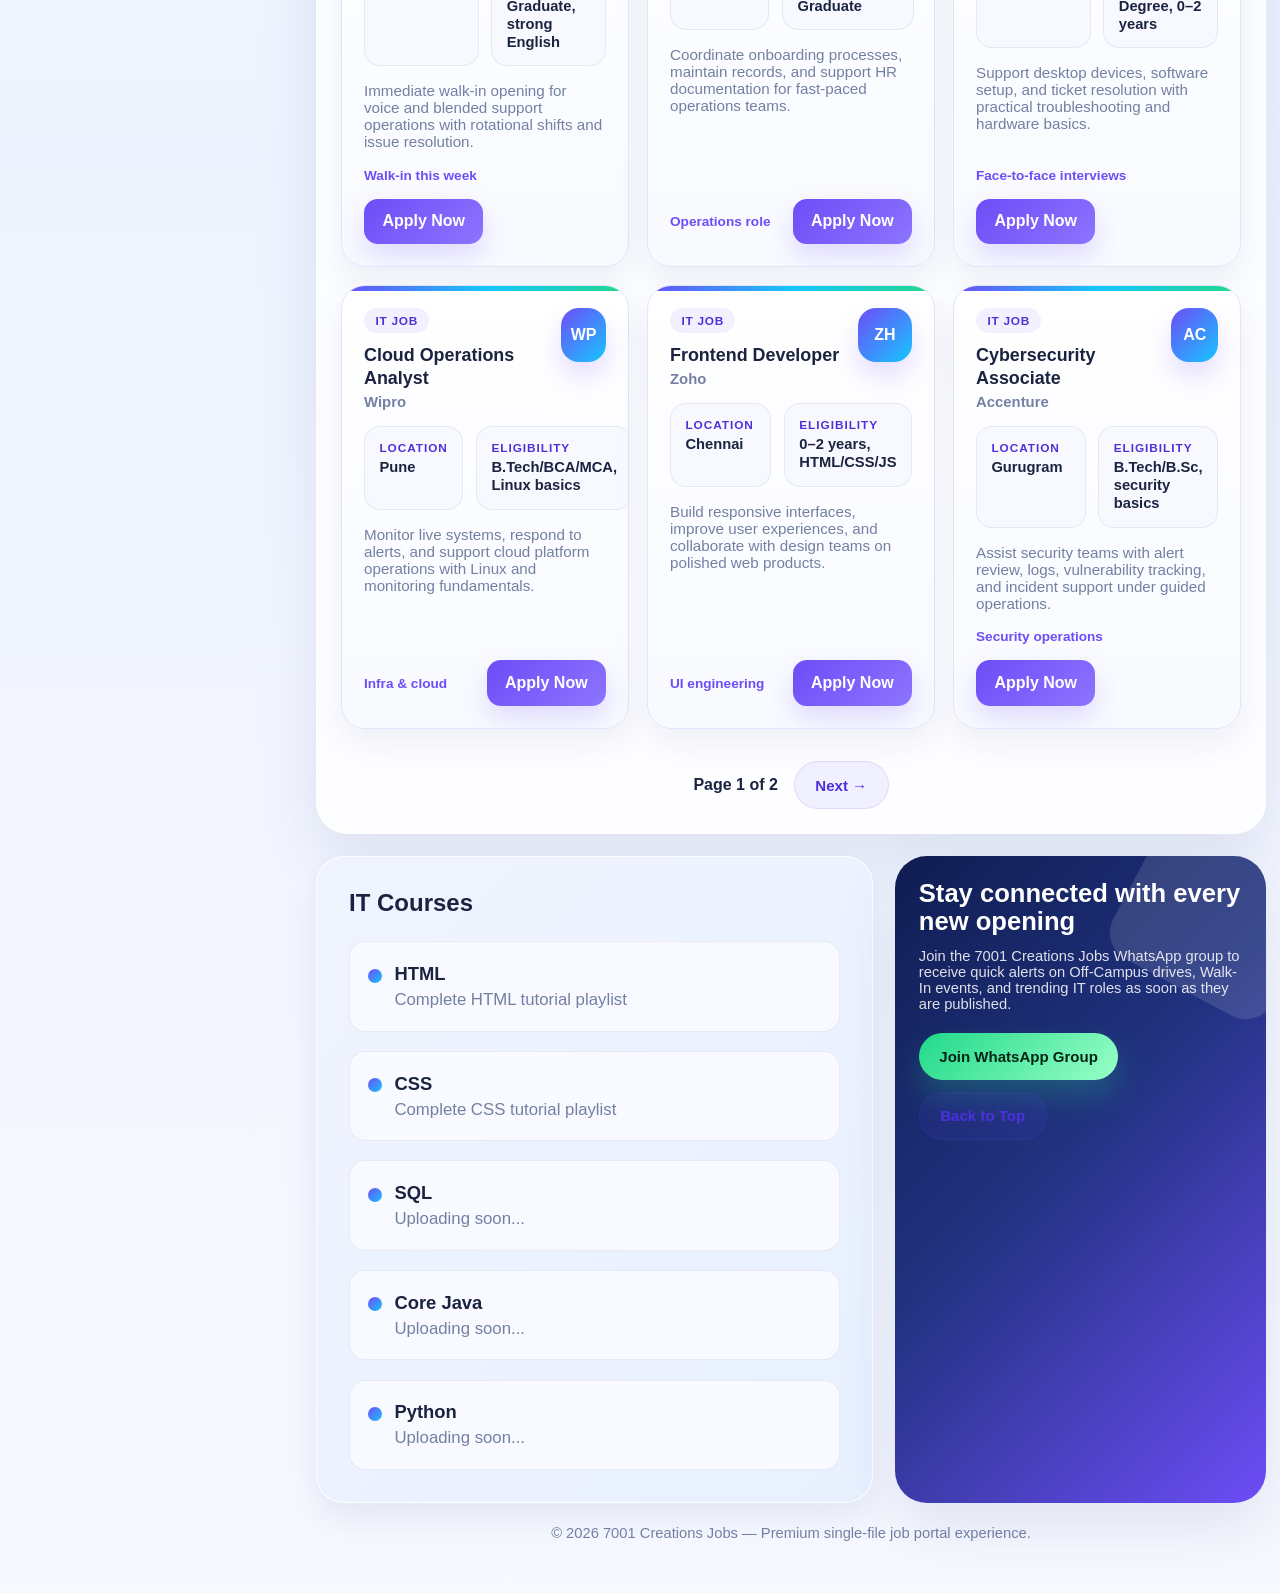
<file: Job website/index.html>
<!DOCTYPE html>
<html lang="en">
<head>
<meta charset="UTF-8">
<meta name="viewport" content="width=device-width,initial-scale=1.0">
<title>7001 creations</title>
<meta name="description" content="7001 Creations Jobs premium portal for Off-Campus, Walk-In Drives and IT Jobs.">
<style>
:root{
--bg:#f6f8ff;--bg2:#eef3ff;--text:#1c2340;--muted:#7480a3;--line:#dfe5fb;
--white:#fff;--purple:#6d4df7;--purple2:#8b74ff;--blue:#17c5ff;--green:#20d98a;--dark:#13245f;
--shadow:0 24px 60px rgba(84,97,156,.14);--shadow2:0 16px 34px rgba(91,103,163,.12);
--r1:30px;--r2:24px;--r3:18px;--max:1320px}
*{box-sizing:border-box} html{scroll-behavior:smooth}
body{margin:0;font-family:Inter,"Segoe UI",Arial,sans-serif;color:var(--text);
background:radial-gradient(circle at 0 0,rgba(109,77,247,.16),transparent 24%),
radial-gradient(circle at 100% 0,rgba(23,197,255,.14),transparent 22%),
linear-gradient(180deg,#f9fbff 0%,#eef3ff 55%,#f7f9ff 100%)}
a{text-decoration:none;color:inherit}
body:before,body:after{content:"";position:fixed;border-radius:50%;filter:blur(60px);z-index:-1;opacity:.45}
body:before{width:260px;height:260px;left:-80px;top:-80px;background:rgba(109,77,247,.22)}
body:after{width:280px;height:280px;right:-90px;bottom:-90px;background:rgba(23,197,255,.18)}
.app{width:min(calc(100% - 28px),var(--max));margin:18px auto;display:grid;grid-template-columns:280px 1fr;gap:22px}
.sidebar{position:sticky;top:18px;height:calc(100vh - 36px);padding:24px 20px;border-radius:var(--r1);
background:linear-gradient(180deg,#0e215e 0%,#22368a 45%,#6d4df7 100%);color:#fff;box-shadow:var(--shadow);overflow:hidden}
.sidebar:before{content:"";position:absolute;right:-50px;top:-50px;width:170px;height:170px;border-radius:50%;
background:radial-gradient(circle,rgba(255,255,255,.18),transparent 70%)}
.brand{display:flex;align-items:center;gap:14px;margin-bottom:28px;position:relative;z-index:1}
.logo{width:58px;height:58px;border-radius:20px;display:grid;place-items:center;background:radial-gradient(circle at 30% 30%,#ffffff 0%,#dfe5ff 45%,#b7c5ff 100%);color:#2f1f90;font-weight:900;box-shadow:0 14px 26px rgba(0,0,0,.16);position:relative;overflow:hidden}
.logo:before{content:"";position:absolute;inset:6px;border-radius:16px;background:linear-gradient(135deg,#6d4df7,#17c5ff)}
.logo:after{content:"7001";position:absolute;font-size:.72rem;letter-spacing:.16em;color:#fff;font-weight:900;text-shadow:0 2px 8px rgba(0,0,0,.18)}
.brand small{display:block;color:rgba(255,255,255,.72);font-size:.72rem;letter-spacing:.13em;text-transform:uppercase;font-weight:800;margin-bottom:2px}
.brand b{font-size:1.08rem;line-height:1.2}
.navtitle{margin:1.2rem 0 .7rem;color:rgba(255,255,255,.62);font-size:.72rem;text-transform:uppercase;letter-spacing:.14em;font-weight:800}
.navlink{display:flex;align-items:center;gap:12px;padding:.95rem 1rem;border-radius:16px;margin-bottom:.35rem;
color:rgba(255,255,255,.86);font-weight:700;transition:.25s}
.navlink:hover,.navlink.active{background:rgba(255,255,255,.14);transform:translateX(4px);color:#fff}
.ico{width:34px;height:34px;border-radius:12px;display:grid;place-items:center;background:rgba(255,255,255,.13)}
.whatside{display:flex;align-items:center;gap:12px;margin-top:22px;padding:1rem;border-radius:18px;background:linear-gradient(135deg,var(--green),#9effc8);
color:#062718;font-weight:900;box-shadow:0 16px 30px rgba(32,217,138,.24);transition:.25s}
.whatside:hover{transform:translateY(-3px)}
.topbar{position:sticky;top:18px;z-index:50;background:rgba(255,255,255,.72);backdrop-filter:blur(18px);border:1px solid rgba(255,255,255,.9);
box-shadow:var(--shadow2);border-radius:24px;padding:16px 20px;margin-bottom:22px;display:flex;justify-content:space-between;gap:1rem;align-items:center}
.topbar h1{margin:0;font-size:clamp(1.5rem,2.6vw,2rem);letter-spacing:-.03em}
.topbar p{margin:.28rem 0 0;color:var(--muted);font-size:.95rem}
.actions{display:flex;flex-wrap:wrap;gap:.75rem}
.btn{display:inline-flex;align-items:center;justify-content:center;gap:.55rem;border:none;border-radius:999px;padding:.92rem 1.28rem;font-weight:800;font-size:.94rem;cursor:pointer;transition:.25s;white-space:nowrap}
.btn:hover{transform:translateY(-2px)}
.btn.primary{background:linear-gradient(135deg,var(--purple),var(--purple2));color:#fff;box-shadow:0 16px 30px rgba(109,77,247,.22)}
.btn.soft{background:rgba(109,77,247,.08);color:#4c30dc;border:1px solid rgba(109,77,247,.12)}
.btn.wa{background:linear-gradient(135deg,var(--green),#99ffc7);color:#052414;box-shadow:0 16px 30px rgba(32,217,138,.24)}
.hero{display:grid;grid-template-columns:1.15fr 1fr;gap:22px;margin-bottom:22px}
.hero-main{position:relative;overflow:hidden;min-height:360px;padding:34px;border-radius:32px;color:#fff;
background:linear-gradient(135deg,#5f42f2 0%,#7f63ff 40%,#18c6ff 100%);box-shadow:var(--shadow)}
.hero-main:before{content:"";position:absolute;top:-55px;right:-25px;width:220px;height:220px;border-radius:38px;background:rgba(255,255,255,.12);transform:rotate(24deg)}
.hero-main:after{content:"";position:absolute;left:-40px;bottom:-80px;width:250px;height:250px;border-radius:50%;background:radial-gradient(circle,rgba(255,255,255,.18),transparent 70%)}
.hero-wrap{position:relative;z-index:1;max-width:620px}
.eyebrow{display:inline-flex;padding:.55rem .9rem;border-radius:999px;background:rgba(255,255,255,.15);font-size:.8rem;text-transform:uppercase;letter-spacing:.1em;font-weight:900}
.hero h2{margin:1rem 0 .9rem;font-size:clamp(1.8rem,3.5vw,2.8rem);line-height:1.1;letter-spacing:-.03em;max-width:20ch}
.hero p{margin:0 0 1.5rem;color:rgba(255,255,255,.9);max-width:57ch}
.hero-actions{display:flex;flex-wrap:wrap;gap:.8rem;margin-bottom:1.5rem}
.hero-actions .primary{background:#fff;color:#422ac7}
.hero-actions .soft{background:rgba(255,255,255,.15);color:#fff;border:1px solid rgba(255,255,255,.22)}
.stats{display:grid;grid-template-columns:repeat(3,1fr);gap:14px}
.stat{padding:1rem;border-radius:20px;background:rgba(255,255,255,.14);border:1px solid rgba(255,255,255,.18);backdrop-filter:blur(10px)}
.stat strong{display:block;font-size:1.45rem;margin-bottom:.18rem}
.stat span{font-size:.9rem;color:rgba(255,255,255,.84)}
.sidegrid{display:grid;gap:18px}
.card{background:rgba(255,255,255,.8);border:1px solid rgba(255,255,255,.9);backdrop-filter:blur(14px);box-shadow:var(--shadow2);border-radius:28px;padding:22px}
.card h3{margin:0 0 1rem;font-size:1.08rem}
.flist{display:grid;gap:.9rem}
.fitem{padding:1rem;border-radius:20px;background:linear-gradient(180deg,#fff,#f6f8ff);border:1px solid var(--line);transition:.25s}
.fitem:hover{transform:translateY(-4px);box-shadow:var(--shadow2)}
.ftop{display:flex;justify-content:space-between;gap:1rem;align-items:flex-start;margin-bottom:.45rem}
.fitem strong{display:block;font-size:.98rem;margin-bottom:.2rem;color:var(--text)}
.fitem span,.fitem p{margin:0;font-size:.9rem}
.fitem[data-category="off-campus"] strong{background:linear-gradient(135deg,var(--purple),#8d74ff);-webkit-background-clip:text;-webkit-text-fill-color:transparent;background-clip:text}
.fitem[data-category="off-campus"] span{color:#8b74ff}
.fitem[data-category="walk-in"] strong{background:linear-gradient(135deg,var(--purple),#8d74ff);-webkit-background-clip:text;-webkit-text-fill-color:transparent;background-clip:text}
.fitem[data-category="walk-in"] span{color:#8b74ff}
.fitem[data-category="it-jobs"] strong{background:linear-gradient(135deg,var(--purple),#8d74ff);-webkit-background-clip:text;-webkit-text-fill-color:transparent;background-clip:text}
.fitem[data-category="it-jobs"] span{color:#8b74ff}
.fitem[href="#updates"] strong{background:linear-gradient(135deg,var(--purple),#8d74ff);-webkit-background-clip:text;-webkit-text-fill-color:transparent;background-clip:text}
.fitem[href="#updates"] span{color:#8b74ff}
.pill{display:inline-flex;align-items:center;padding:.38rem .72rem;border-radius:999px;font-size:.74rem;font-weight:900;white-space:nowrap;color:#fff}
.p1{background:linear-gradient(135deg,var(--purple),#967eff)} .p2{background:linear-gradient(135deg,var(--blue),#70e1ff)} .p3{background:linear-gradient(135deg,var(--green),#96ffc6);color:#073021}
.summary{display:grid;grid-template-columns:repeat(3,1fr);gap:18px;margin-bottom:22px}
.sum{background:rgba(255,255,255,.82);border:1px solid rgba(255,255,255,.9);border-radius:26px;padding:22px;box-shadow:var(--shadow2);position:relative;overflow:hidden}
.sum:after{content:"";position:absolute;right:-12px;bottom:-12px;width:88px;height:88px;border-radius:24px;opacity:.14;transform:rotate(18deg)}
.sum.purple:after{background:var(--purple)} .sum.blue:after{background:var(--blue)} .sum.green:after{background:var(--green)}
.shead{display:flex;justify-content:space-between;align-items:center;gap:1rem;margin-bottom:1rem}
.sicon{width:48px;height:48px;border-radius:16px;display:grid;place-items:center;color:#fff;font-weight:900}
.sum.purple .sicon{background:linear-gradient(135deg,var(--purple),#8d74ff)}
.sum.blue .sicon{background:linear-gradient(135deg,var(--blue),#72e3ff)}
.sum.green .sicon{background:linear-gradient(135deg,var(--green),#83ffba);color:#053021}
.sum h3{margin:0;font-size:1.02rem}.num{font-size:2rem;font-weight:900;line-height:1;margin-bottom:.35rem;letter-spacing:-.04em}.sum p{margin:0;color:var(--muted);font-size:.93rem}
.jobs{background:rgba(255,255,255,.82);border:1px solid rgba(255,255,255,.9);border-radius:32px;padding:24px;box-shadow:var(--shadow);margin-bottom:22px}
.jobshead{display:flex;justify-content:space-between;align-items:flex-start;gap:1rem;flex-wrap:wrap;margin-bottom:1.3rem}
.jobshead h2{margin:0 0 .45rem;font-size:clamp(1.5rem,2.4vw,2rem);letter-spacing:-.03em}
.jobshead p{margin:0;color:var(--muted);max-width:720px}
.filters{display:flex;flex-wrap:wrap;gap:.8rem;margin-bottom:1.3rem}
.filter{border:none;border-radius:14px;padding:.88rem 1rem;background:#f5f7ff;color:var(--text);font-weight:800;cursor:pointer;box-shadow:inset 0 0 0 1px var(--line);transition:.25s}
.filter:hover,.filter.active{background:linear-gradient(135deg,var(--purple),#8d75ff);color:#fff;box-shadow:0 14px 28px rgba(109,77,247,.22);transform:translateY(-2px)}
.grid{display:grid;grid-template-columns:repeat(3,1fr);gap:18px}
.job{background:linear-gradient(180deg,#fff,#f8faff);border-radius:24px;border:1px solid var(--line);box-shadow:0 14px 30px rgba(91,103,163,.09);padding:22px;display:flex;flex-direction:column;position:relative;overflow:hidden;transition:.28s}
.job:before{content:"";position:absolute;left:0;right:0;top:0;height:5px;background:linear-gradient(90deg,var(--purple),var(--blue),var(--green))}
.job:hover{transform:translateY(-6px);box-shadow:0 22px 40px rgba(91,103,163,.16);border-color:#d4ddff}
.job.hidden{display:none}
.jobtop{display:flex;justify-content:space-between;gap:1rem;align-items:flex-start;margin-bottom:1rem}
.badge{width:54px;height:54px;border-radius:18px;display:grid;place-items:center;background:linear-gradient(135deg,var(--purple),var(--blue));color:#fff;font-weight:900;box-shadow:0 14px 26px rgba(109,77,247,.18)}
.type{display:inline-flex;padding:.35rem .72rem;border-radius:999px;background:rgba(109,77,247,.08);color:#4d32d8;font-size:.74rem;text-transform:uppercase;letter-spacing:.06em;font-weight:900;margin-bottom:.65rem}
.job h3{margin:0;font-size:1.12rem;line-height:1.3}.company{margin-top:.22rem;color:var(--muted);font-size:.93rem;font-weight:700}
.meta{display:grid;grid-template-columns:1fr 1fr;gap:.8rem;margin-bottom:1rem}
.box{padding:.9rem;border-radius:16px;background:#f7f9ff;border:1px solid rgba(104,117,172,.12)}
.box strong{display:block;color:#4d32d8;font-size:.74rem;text-transform:uppercase;letter-spacing:.08em;margin-bottom:.2rem}
.box span{font-size:.92rem;font-weight:700}
.desc{margin:0 0 1.1rem;color:var(--muted);font-size:.95rem;flex:1}
.foot{display:flex;justify-content:space-between;gap:1rem;align-items:center;flex-wrap:wrap}
.note{color:var(--purple);font-size:.85rem;font-weight:800}
.apply{display:inline-flex;align-items:center;justify-content:center;padding:.86rem 1.15rem;border-radius:14px;background:linear-gradient(135deg,var(--purple),#8d74ff);color:#fff;font-weight:800;box-shadow:0 12px 26px rgba(109,77,247,.18);transition:.25s}
.apply:hover{transform:translateY(-2px)}
.bottom{display:grid;grid-template-columns:1.1fr .9fr;gap:22px}
.cta{position:relative;overflow:hidden;padding:28px;border-radius:32px;color:#fff;background:linear-gradient(135deg,#101d52 0%,#213280 45%,#6d4df7 100%);box-shadow:var(--shadow)}
.cta:before{content:"";position:absolute;right:-45px;top:-38px;width:180px;height:180px;border-radius:30px;background:rgba(255,255,255,.12);transform:rotate(28deg)}
.cta h2{position:relative;z-index:1;margin:0 0 .75rem;font-size:clamp(1.8rem,3vw,2.6rem);line-height:1.08}
.cta p{position:relative;z-index:1;margin:0 0 1.35rem;color:rgba(255,255,255,.86);max-width:58ch}
.cta .actions{position:relative;z-index:1}
.info{display:grid;gap:18px}
.infocard{background:rgba(255,255,255,.82);border:1px solid rgba(255,255,255,.9);border-radius:28px;padding:22px;box-shadow:var(--shadow2)}
.infocard h3{margin:0 0 .9rem;font-size:1.06rem}
.ilist{display:grid;gap:.8rem}
.item{display:flex;gap:.8rem;align-items:flex-start;padding:.85rem .9rem;border-radius:16px;background:#f8faff;border:1px solid rgba(104,117,172,.12)}
.dot{width:12px;height:12px;border-radius:50%;margin-top:.35rem;flex-shrink:0;background:linear-gradient(135deg,var(--purple),var(--blue))}
.item strong{display:block;font-size:.94rem;margin-bottom:.15rem}.item span{color:var(--muted);font-size:.9rem}
.footer{text-align:center;padding:22px 10px 34px;color:var(--muted);font-size:.92rem}
.floatwa{position:fixed;right:20px;bottom:20px;z-index:1200;display:inline-flex;align-items:center;gap:.7rem;padding:.95rem 1.08rem;border-radius:18px;background:linear-gradient(135deg,var(--green),#9effc8);color:#072516;font-weight:900;box-shadow:0 18px 34px rgba(32,217,138,.28);transition:.25s}
.floatwa:hover{transform:translateY(-3px)}
@media (max-width:1180px){
.app{grid-template-columns:1fr}.sidebar{position:relative;top:0;height:auto}.hero,.bottom{grid-template-columns:1fr}.summary{grid-template-columns:1fr 1fr}
}
@media (max-width:780px){
.app{width:min(calc(100% - 18px),var(--max));margin:10px auto;gap:14px}
.sidebar,.topbar,.hero-main,.card,.sum,.jobs,.cta,.infocard{border-radius:22px}
.topbar,.jobshead,.foot{flex-direction:column;align-items:stretch}.actions{justify-content:flex-start}
.hero,.summary,.grid,.meta,.bottom,.stats{grid-template-columns:1fr}.filters .filter{flex:1 1 calc(50% - .8rem)}
.floatwa{right:14px;bottom:14px}
}
@media (prefers-reduced-motion:reduce){html{scroll-behavior:auto}*{transition:none!important}}
</style>
</head>
<body>
<div class="app">
  <aside class="sidebar">
    <a class="brand" href="#top">
      <span class="logo" aria-hidden="true"></span>
      <span><small>Premium Portal</small><b>7001 creations</b></span>
    </a>
    <div class="navtitle">Navigation</div>
    <a class="navlink active" href="#top"><span class="ico">🏠</span><span>Dashboard</span></a>
    <a class="navlink" href="#jobs"><span class="ico">💼</span><span>Jobs Board</span></a>
    <a class="navlink" href="#categories"><span class="ico">📚</span><span>Categories</span></a>
    <a class="navlink" href="#updates"><span class="ico">⚡</span><span>Updates</span></a>
    <div class="navtitle">Community</div>
    <a class="whatside" href="https://chat.whatsapp.com/FQeZhytfuts756f8nI5r4s" target="_blank" rel="noopener noreferrer"><span>💬</span><span>Join WhatsApp Alerts</span></a>
  </aside>

  <main id="top">
    <header class="topbar" style="background: linear-gradient(135deg,#5f42f2 0%,#7f63ff 40%,#18c6ff 100%); border: none; position: relative; overflow: hidden;">
      <div style="position: relative; z-index: 1;">
        <span style="display: inline-flex; padding: 0.55rem 0.9rem; border-radius: 999px; background: rgba(255,255,255,0.15); font-size: 0.8rem; text-transform: uppercase; letter-spacing: 0.1em; font-weight: 900; color: #fff; margin-bottom: 1rem;">LIVE CAREER OPPORTUNITIES</span>
        <h1 style="color: #fff; margin: 0;">From 7001 Creations JOBS openings to your first offer — we're happy to help you get there!</h1>
      </div>
      <div class="actions">
        <a class="btn primary" href="#jobs" style="background: #fff; color: #422ac7;">Start Exploring</a>
        <a class="btn soft" href="https://chat.whatsapp.com/FQeZhytfuts756f8nI5r4s" target="_blank" rel="noopener noreferrer" style="background: rgba(255,255,255,0.15); color: #fff; border: 1px solid rgba(255,255,255,0.22);">Join WhatsApp</a>
      </div>
    </header>

    <section id="categories" style="margin-bottom: 22px;">
      <div class="card">
        <h3>Top Categories</h3>
        <div class="flist">
          <a class="fitem" href="#jobs" data-category="off-campus" style="cursor: pointer;"><div class="ftop"><div><strong style="font-size: 1.25rem;">Off-Campus Drives</strong><span style="font-size: 1.05rem;">Graduate and fresher roles</span></div><span class="pill" style="background: #e8ecf7; color: #4d32d8;">3 roles</span></div></a>
          <a class="fitem" href="#jobs" data-category="walk-in" style="cursor: pointer;"><div class="ftop"><div><strong style="font-size: 1.25rem;">Walk-In Drives</strong><span style="font-size: 1.05rem;">Interview-ready openings</span></div><span class="pill" style="background: #e8ecf7; color: #4d32d8;">3 roles</span></div></a>
          <a class="fitem" href="#jobs" data-category="it-jobs" style="cursor: pointer;"><div class="ftop"><div><strong style="font-size: 1.25rem;">IT Jobs</strong><span style="font-size: 1.05rem;">Development, cloud, security</span></div><span class="pill" style="background: #e8ecf7; color: #4d32d8;">4 roles</span></div></a>
          <a class="fitem" href="#updates" style="cursor: pointer;"><div class="ftop"><div><strong style="font-size: 1.25rem;">IT Courses</strong><span style="font-size: 1.05rem;">Development, cloud, security</span></div><span class="pill" style="background: #e8ecf7; color: #4d32d8;">5 courses</span></div></a>
        </div>
      </div>
    </section>


    <section class="jobs" id="jobs">
      <div class="jobshead">
        <div>
          <h2>Curated jobs board</h2>
          <p>Filter premium cards by category and review company, role, location, eligibility, and description before applying.</p>
        </div>
        <a class="btn wa" href="https://chat.whatsapp.com/FQeZhytfuts756f8nI5r4s" target="_blank" rel="noopener noreferrer">Join WhatsApp Updates</a>
      </div>

      <div class="filters">
        <button class="filter active" type="button" data-filter="all">All Jobs</button>
        <button class="filter" type="button" data-filter="off-campus">Off-Campus</button>
        <button class="filter" type="button" data-filter="walk-in">Walk-In Drives</button>
        <button class="filter" type="button" data-filter="it-jobs">IT Jobs</button>
      </div>

      <div class="grid" id="jobsGrid"></div>
      
      <div id="pagination" style="display: flex; justify-content: center; align-items: center; gap: 1rem; margin-top: 2rem; flex-wrap: wrap;">
        <button id="prevPage" class="btn soft" style="display: none;">← Previous</button>
        <span id="pageInfo" style="font-weight: 700; color: var(--text);"></span>
        <button id="nextPage" class="btn soft" style="display: none;">Next →</button>
      </div>
    </section>

    <section class="bottom" id="updates" style="grid-template-columns: 1.2fr 0.8fr;">
      <div class="info">
        <div class="infocard" style="padding: 32px; background: linear-gradient(135deg, #f0f4ff 0%, #e8f0ff 100%);">
          <h3 style="font-size: 1.5rem; margin-bottom: 1.5rem;">IT Courses</h3>
          <div class="ilist" style="gap: 1.2rem;">
            <a class="item" href="https://www.youtube.com/watch?v=q3qqzZGI3ZE&list=PLaE51FvPHkQozoY9-qaENTqon5_05RSMc" target="_blank" rel="noopener noreferrer" style="cursor: pointer; padding: 1.3rem 1.1rem;"><span class="dot" style="width: 14px; height: 14px;"></span><div><strong style="font-size: 1.15rem; margin-bottom: 0.3rem;">HTML</strong><span style="font-size: 1.05rem;">Complete HTML tutorial playlist</span></div></a>
            <a class="item" href="https://www.youtube.com/watch?v=mrYLW3Xp94U&list=PLaE51FvPHkQoMfo9nTaKeAJqSZjYxYpY0" target="_blank" rel="noopener noreferrer" style="cursor: pointer; padding: 1.3rem 1.1rem;"><span class="dot" style="width: 14px; height: 14px;"></span><div><strong style="font-size: 1.15rem; margin-bottom: 0.3rem;">CSS</strong><span style="font-size: 1.05rem;">Complete CSS tutorial playlist</span></div></a>
            <a class="item" href="#" data-course="upcoming" style="cursor: pointer; padding: 1.3rem 1.1rem;"><span class="dot" style="width: 14px; height: 14px;"></span><div><strong style="font-size: 1.15rem; margin-bottom: 0.3rem;">SQL</strong><span style="font-size: 1.05rem;">Uploading soon...</span></div></a>
            <a class="item" href="#" data-course="upcoming" style="cursor: pointer; padding: 1.3rem 1.1rem;"><span class="dot" style="width: 14px; height: 14px;"></span><div><strong style="font-size: 1.15rem; margin-bottom: 0.3rem;">Core Java</strong><span style="font-size: 1.05rem;">Uploading soon...</span></div></a>
            <a class="item" href="#" data-course="upcoming" style="cursor: pointer; padding: 1.3rem 1.1rem;"><span class="dot" style="width: 14px; height: 14px;"></span><div><strong style="font-size: 1.15rem; margin-bottom: 0.3rem;">Python</strong><span style="font-size: 1.05rem;">Uploading soon...</span></div></a>
          </div>
        </div>
      </div>

      <div class="cta" style="padding: 24px;">
        <h2 style="font-size: 1.6rem;">Stay connected with every new opening</h2>
        <p style="font-size: 0.92rem;">Join the 7001 Creations Jobs WhatsApp group to receive quick alerts on Off-Campus drives, Walk-In events, and trending IT roles as soon as they are published.</p>
        <div class="actions">
          <a class="btn wa" href="https://chat.whatsapp.com/FQeZhytfuts756f8nI5r4s" target="_blank" rel="noopener noreferrer">Join WhatsApp Group</a>
          <a class="btn soft" href="#top">Back to Top</a>
        </div>
      </div>
    </section>

    <div class="footer">© 2026 7001 Creations Jobs — Premium single-file job portal experience.</div>
  </main>
</div>

<a class="floatwa" href="https://chat.whatsapp.com/FQeZhytfuts756f8nI5r4s" target="_blank" rel="noopener noreferrer">💬 Join WhatsApp</a>

<script>
/*
===========================================
HOW TO ADD OR UPDATE JOBS
===========================================

To add new jobs or update existing ones, scroll down to the "allJobs" array (around line 400).

ADDING A NEW JOB:
-----------------
1. Copy an existing job object from the allJobs array
2. Paste it at the end of the array (before the closing bracket ]
3. Update the following fields:

   - id: Increment the number (e.g., if last job is id: 10, use id: 11)
   - category: Choose from "off-campus", "walk-in", or "it-jobs"
   - categoryLabel: Choose from "Off-Campus", "Walk-In Drive", or "IT Job"
   - title: Job title (e.g., "Senior Software Engineer")
   - company: Company name (e.g., "Google")
   - badge: 2-3 letter company abbreviation (e.g., "GG" for Google)
   - location: Job location (e.g., "Bangalore / Remote")
   - eligibility: Requirements (e.g., "B.Tech/MCA, 2-4 years")
   - description: Brief job description (1-2 sentences)
   - note: Additional info (e.g., "Full-time • Remote")
   - applyUrl: Application link (full URL)
   - active: Set to true to show the job, false to hide it

EXAMPLE - Adding a new job:
---------------------------
{
  "id": 11,
  "category": "it-jobs",
  "categoryLabel": "IT Job",
  "title": "Full Stack Developer",
  "company": "Amazon",
  "badge": "AM",
  "location": "Hyderabad / Hybrid",
  "eligibility": "B.Tech/MCA, 1-3 years",
  "description": "Build scalable web applications using React, Node.js, and AWS services with modern development practices.",
  "note": "Full-time • Hybrid",
  "applyUrl": "https://www.amazon.jobs/en/search",
  "active": true
},

UPDATING AN EXISTING JOB:
-------------------------
1. Find the job by its id or title in the allJobs array
2. Modify any field you want to update
3. Save the file

HIDING A JOB (without deleting):
---------------------------------
Set "active": false for that job

UPDATING JOB COUNTS:
--------------------
The role counts (e.g., "3 roles") in the Top Categories section are hardcoded.
To update them:
1. Search for "Top Categories" in the HTML (around line 180)
2. Find the pill spans (e.g., <span class="pill" ...>3 roles</span>)
3. Update the numbers manually

TIPS:
-----
- Always add a comma after each job object (except the last one)
- Keep the JSON format valid (proper quotes, brackets, commas)
- Test the page after adding jobs to ensure they display correctly
- Use the filter buttons to verify jobs appear in the correct category
- The pagination will automatically handle more than 9 jobs per page

===========================================
*/

const filterButtons=document.querySelectorAll('.filter');
const jobsGrid=document.getElementById('jobsGrid');
const jobCount=document.getElementById('jobCount');
const prevPageBtn=document.getElementById('prevPage');
const nextPageBtn=document.getElementById('nextPage');
const pageInfo=document.getElementById('pageInfo');
let allJobs=[];
let activeFilter='all';
let currentPage=1;
const jobsPerPage=9;

function createJobCard(job){
  return `
    <article class="job" data-category="${job.category}">
      <div class="jobtop">
        <div>
          <span class="type">${job.categoryLabel}</span>
          <h3>${job.title}</h3>
          <div class="company">${job.company}</div>
        </div>
        <div class="badge">${job.badge}</div>
      </div>
      <div class="meta">
        <div class="box"><strong>Location</strong><span>${job.location}</span></div>
        <div class="box"><strong>Eligibility</strong><span>${job.eligibility}</span></div>
      </div>
      <p class="desc">${job.description}</p>
      <div class="foot">
        <span class="note">${job.note}</span>
        <a class="apply" href="${job.applyUrl}" target="_blank" rel="noopener noreferrer">Apply Now</a>
      </div>
    </article>
  `;
}

function renderJobs(filter='all'){
  const visibleJobs=allJobs.filter(job=>job.active && (filter==='all'||job.category===filter));
  const totalPages=Math.ceil(visibleJobs.length/jobsPerPage);
  
  // Reset to page 1 if current page exceeds total pages
  if(currentPage>totalPages) currentPage=1;
  
  const startIndex=(currentPage-1)*jobsPerPage;
  const endIndex=startIndex+jobsPerPage;
  const jobsToShow=visibleJobs.slice(startIndex,endIndex);
  
  jobsGrid.innerHTML=jobsToShow.map(createJobCard).join('');
  
  if(jobCount){
    jobCount.textContent=allJobs.filter(job=>job.active).length;
  }
  
  // Update pagination controls
  if(totalPages>1){
    prevPageBtn.style.display=currentPage>1?'inline-flex':'none';
    nextPageBtn.style.display=currentPage<totalPages?'inline-flex':'none';
    pageInfo.textContent=`Page ${currentPage} of ${totalPages}`;
    pageInfo.style.display='block';
  }else{
    prevPageBtn.style.display='none';
    nextPageBtn.style.display='none';
    pageInfo.style.display='none';
  }
  
  // Scroll to jobs section
  document.getElementById('jobs').scrollIntoView({behavior:'smooth',block:'start'});
}

// Pagination button handlers
prevPageBtn.addEventListener('click',()=>{
  if(currentPage>1){
    currentPage--;
    renderJobs(activeFilter);
  }
});

nextPageBtn.addEventListener('click',()=>{
  const visibleJobs=allJobs.filter(job=>job.active && (activeFilter==='all'||job.category===activeFilter));
  const totalPages=Math.ceil(visibleJobs.length/jobsPerPage);
  if(currentPage<totalPages){
    currentPage++;
    renderJobs(activeFilter);
  }
});

filterButtons.forEach(button=>{
  button.addEventListener('click',()=>{
    activeFilter=button.dataset.filter;
    currentPage=1; // Reset to first page when changing filter
    filterButtons.forEach(btn=>btn.classList.remove('active'));
    button.classList.add('active');
    renderJobs(activeFilter);
  });
});

// IT Courses upcoming notification
const upcomingCourses = document.querySelectorAll('[data-course="upcoming"]');
upcomingCourses.forEach(course => {
  course.addEventListener('click', (e) => {
    e.preventDefault();
    const courseName = course.querySelector('strong').textContent;
    alert(`${courseName} course is uploading soon! Stay tuned for updates.`);
  });
});

// Category filter from Top Categories section
const categoryLinks = document.querySelectorAll('[data-category]');
categoryLinks.forEach(link => {
  link.addEventListener('click', (e) => {
    e.preventDefault();
    const category = link.dataset.category;
    
    // Update active filter button
    currentPage=1; // Reset to first page
    filterButtons.forEach(btn => btn.classList.remove('active'));
    const targetButton = document.querySelector(`[data-filter="${category}"]`);
    if (targetButton) {
      targetButton.classList.add('active');
      activeFilter = category;
      renderJobs(activeFilter);
    }
    
    // Scroll to jobs section
    document.getElementById('jobs').scrollIntoView({ behavior: 'smooth' });
  });
});

// Embedded jobs data to avoid CORS issues when opening HTML directly
allJobs = [
  {
    "id": 1,
    "category": "off-campus",
    "categoryLabel": "Off-Campus",
    "title": "Graduate Software Engineer",
    "company": "IBM",
    "badge": "IN",
    "location": "Bangalore / Hybrid",
    "eligibility": "B.E./B.Tech 2024/2025, 60%+",
    "description": "Graduate engineering role focused on Java, Python, problem-solving, and enterprise delivery with training and mentorship.",
    "note": "Entry-level • Full-time",
    "applyUrl": "https://www.infosys.com/careers/apply.html",
    "active": true
  },
  {
    "id": 2,
    "category": "off-campus",
    "categoryLabel": "Off-Campus",
    "title": "Analyst Trainee",
    "company": "Deloitte",
    "badge": "DE",
    "location": "Hyderabad",
    "eligibility": "Any Degree, 2023–2025 grads",
    "description": "Reporting and analysis role for graduates with strong aptitude in dashboards, Excel, and communication.",
    "note": "Freshers welcome",
    "applyUrl": "https://www2.deloitte.com/us/en/careers/search-jobs.html",
    "active": true
  },
  {
    "id": 3,
    "category": "off-campus",
    "categoryLabel": "Off-Campus",
    "title": "Associate QA Engineer",
    "company": "Cognizant",
    "badge": "CG",
    "location": "Chennai",
    "eligibility": "B.Sc/BCA/B.Tech, 0–1 years",
    "description": "Early-career quality engineering role covering testing cycles, API validation, defect logging, and QA reporting.",
    "note": "Testing track",
    "applyUrl": "https://careers.cognizant.com/global/en",
    "active": true
  },
  {
    "id": 4,
    "category": "walk-in",
    "categoryLabel": "Walk-In Drive",
    "title": "Customer Support Associate",
    "company": "Tech Mahindra",
    "badge": "TM",
    "location": "Hyderabad",
    "eligibility": "Any Graduate, strong English",
    "description": "Immediate walk-in opening for voice and blended support operations with rotational shifts and issue resolution.",
    "note": "Walk-in this week",
    "applyUrl": "https://careers.techmahindra.com/",
    "active": true
  },
  {
    "id": 5,
    "category": "walk-in",
    "categoryLabel": "Walk-In Drive",
    "title": "HR Operations Executive",
    "company": "Genpact",
    "badge": "GP",
    "location": "Noida",
    "eligibility": "BBA/MBA/Any Graduate",
    "description": "Coordinate onboarding processes, maintain records, and support HR documentation for fast-paced operations teams.",
    "note": "Operations role",
    "applyUrl": "https://www.genpact.com/careers/job-search",
    "active": true
  },
  {
    "id": 6,
    "category": "walk-in",
    "categoryLabel": "Walk-In Drive",
    "title": "Desktop Support Technician",
    "company": "HCLTech",
    "badge": "HC",
    "location": "Lucknow",
    "eligibility": "Diploma / Degree, 0–2 years",
    "description": "Support desktop devices, software setup, and ticket resolution with practical troubleshooting and hardware basics.",
    "note": "Face-to-face interviews",
    "applyUrl": "https://www.hcltech.com/careers",
    "active": true
  },
  {
    "id": 7,
    "category": "it-jobs",
    "categoryLabel": "IT Job",
    "title": "Cloud Operations Analyst",
    "company": "Wipro",
    "badge": "WP",
    "location": "Pune",
    "eligibility": "B.Tech/BCA/MCA, Linux basics",
    "description": "Monitor live systems, respond to alerts, and support cloud platform operations with Linux and monitoring fundamentals.",
    "note": "Infra & cloud",
    "applyUrl": "https://careers.wipro.com/careers-home/",
    "active": true
  },
  {
    "id": 8,
    "category": "it-jobs",
    "categoryLabel": "IT Job",
    "title": "Frontend Developer",
    "company": "Zoho",
    "badge": "ZH",
    "location": "Chennai",
    "eligibility": "0–2 years, HTML/CSS/JS",
    "description": "Build responsive interfaces, improve user experiences, and collaborate with design teams on polished web products.",
    "note": "UI engineering",
    "applyUrl": "https://www.zoho.com/careers/job-openings.html",
    "active": true
  },
  {
    "id": 9,
    "category": "it-jobs",
    "categoryLabel": "IT Job",
    "title": "Cybersecurity Associate",
    "company": "Accenture",
    "badge": "AC",
    "location": "Gurugram",
    "eligibility": "B.Tech/B.Sc, security basics",
    "description": "Assist security teams with alert review, logs, vulnerability tracking, and incident support under guided operations.",
    "note": "Security operations",
    "applyUrl": "https://www.accenture.com/in-en/careers/jobsearch",
    "active": true
  },
  {
    "id": 10,
    "category": "it-jobs",
    "categoryLabel": "IT Job",
    "title": "Data Engineer - Entry Level",
    "company": "TCS",
    "badge": "TC",
    "location": "Mumbai / Hybrid",
    "eligibility": "2024/2025 grads, SQL/Python",
    "description": "Help build data pipelines, validate ETL tasks, and prepare clean datasets for analytics and reporting teams.",
    "note": "Data & analytics",
    "applyUrl": "https://www.tcs.com/careers",
    "active": true
  }
];

// Render jobs immediatelytk
renderJobs(activeFilter);
</script>
</body>
</html>
</file>
